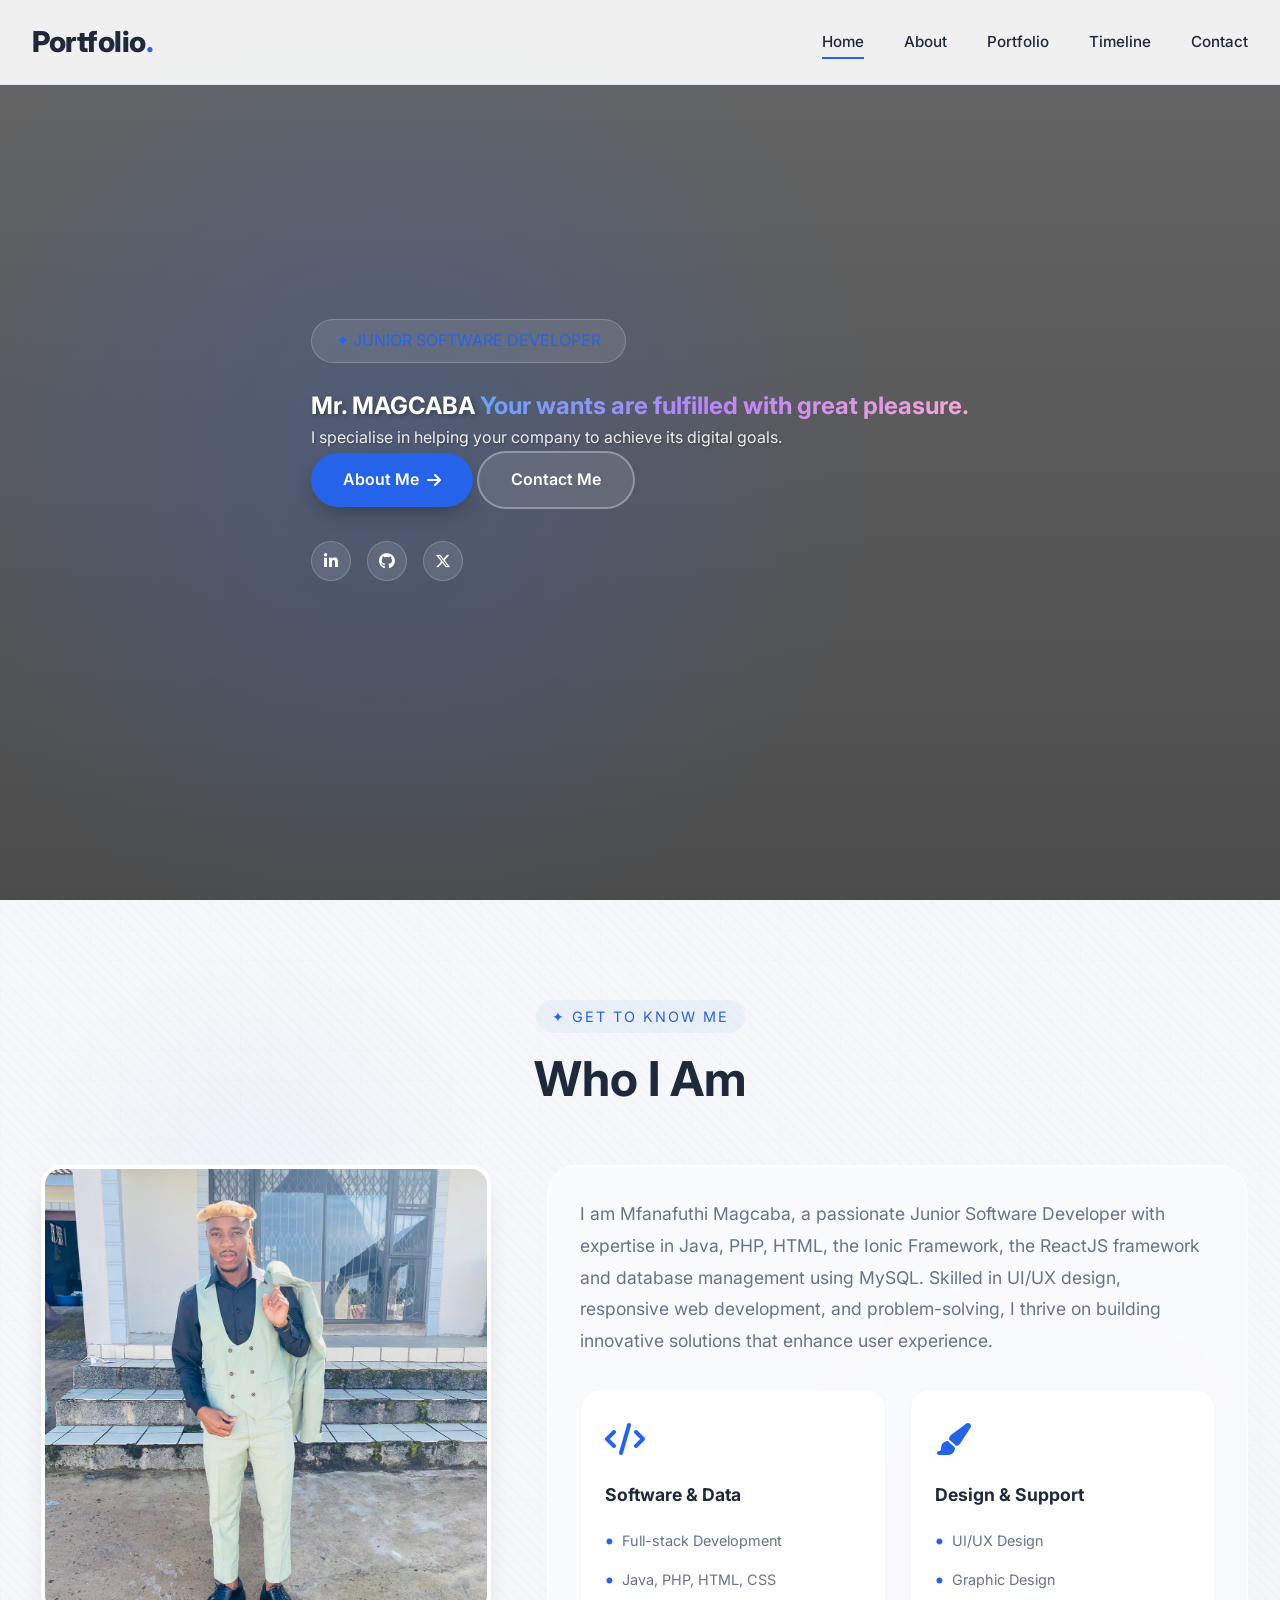
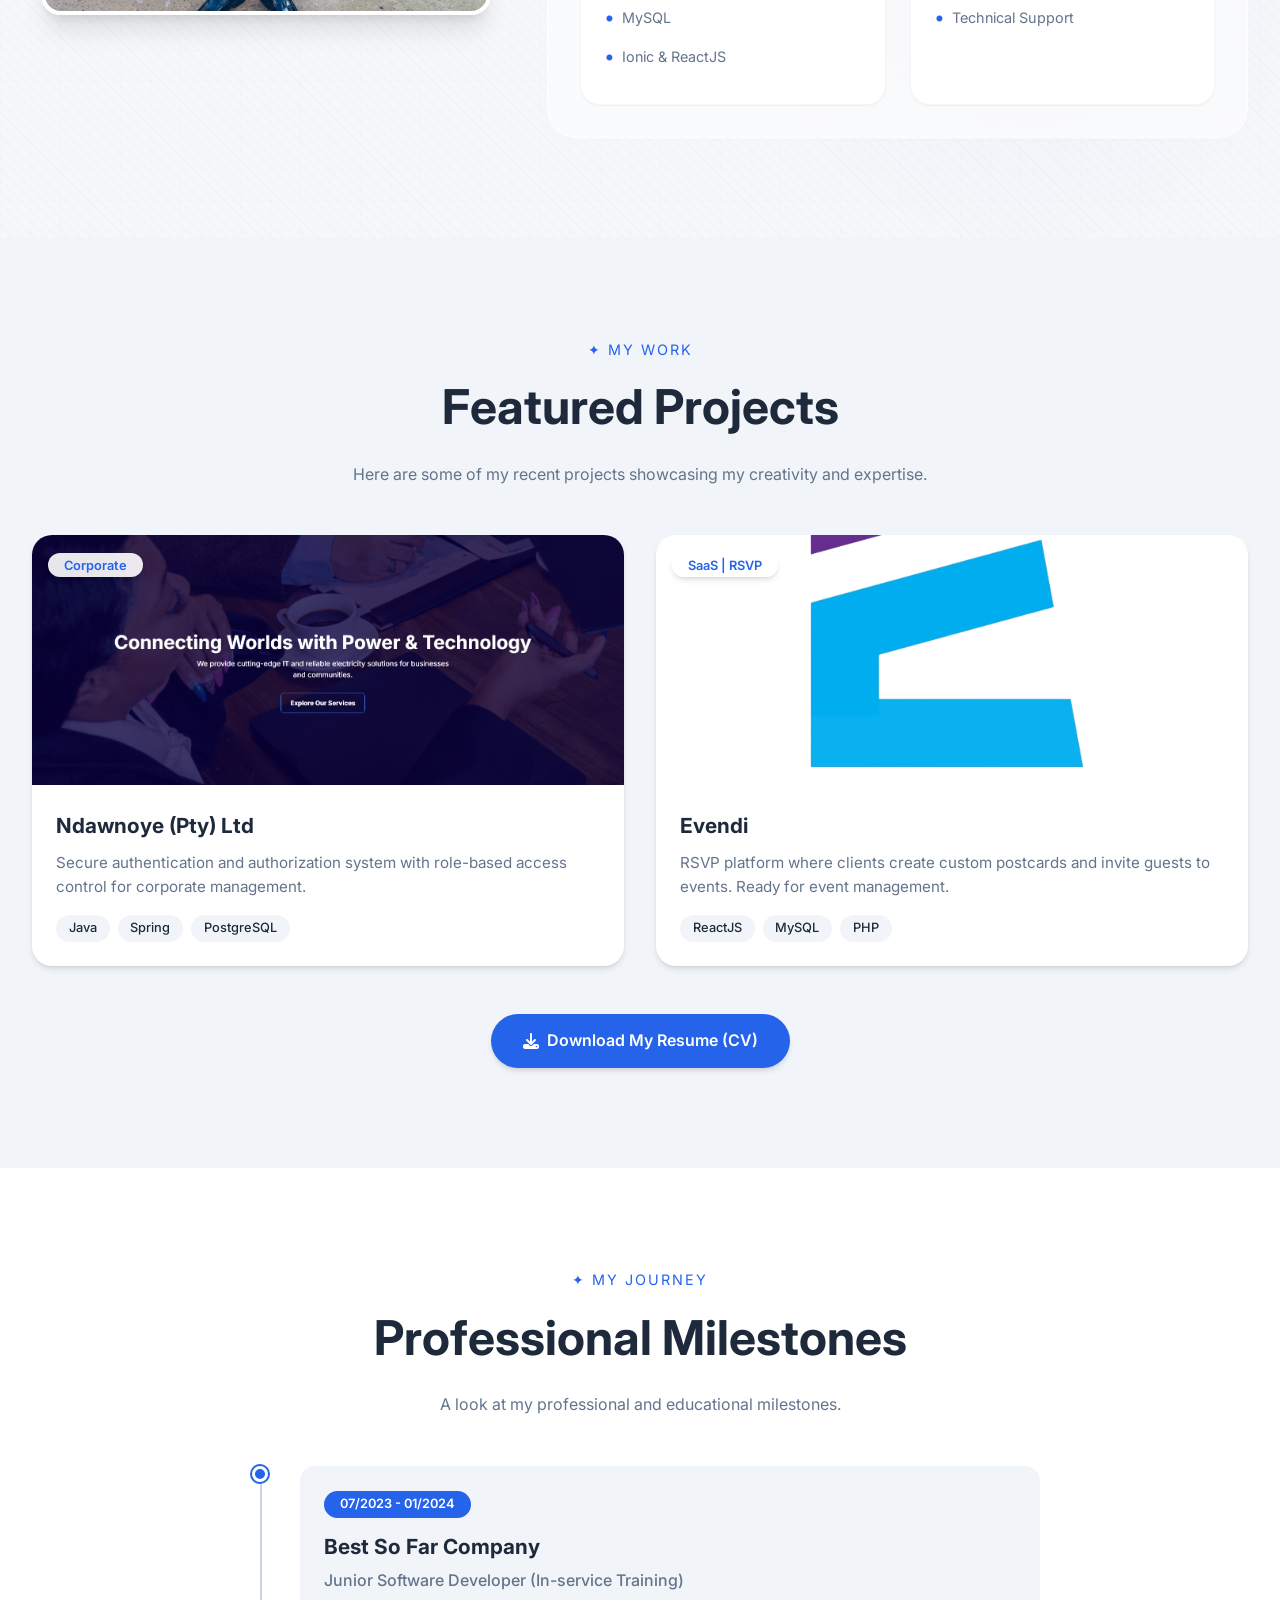
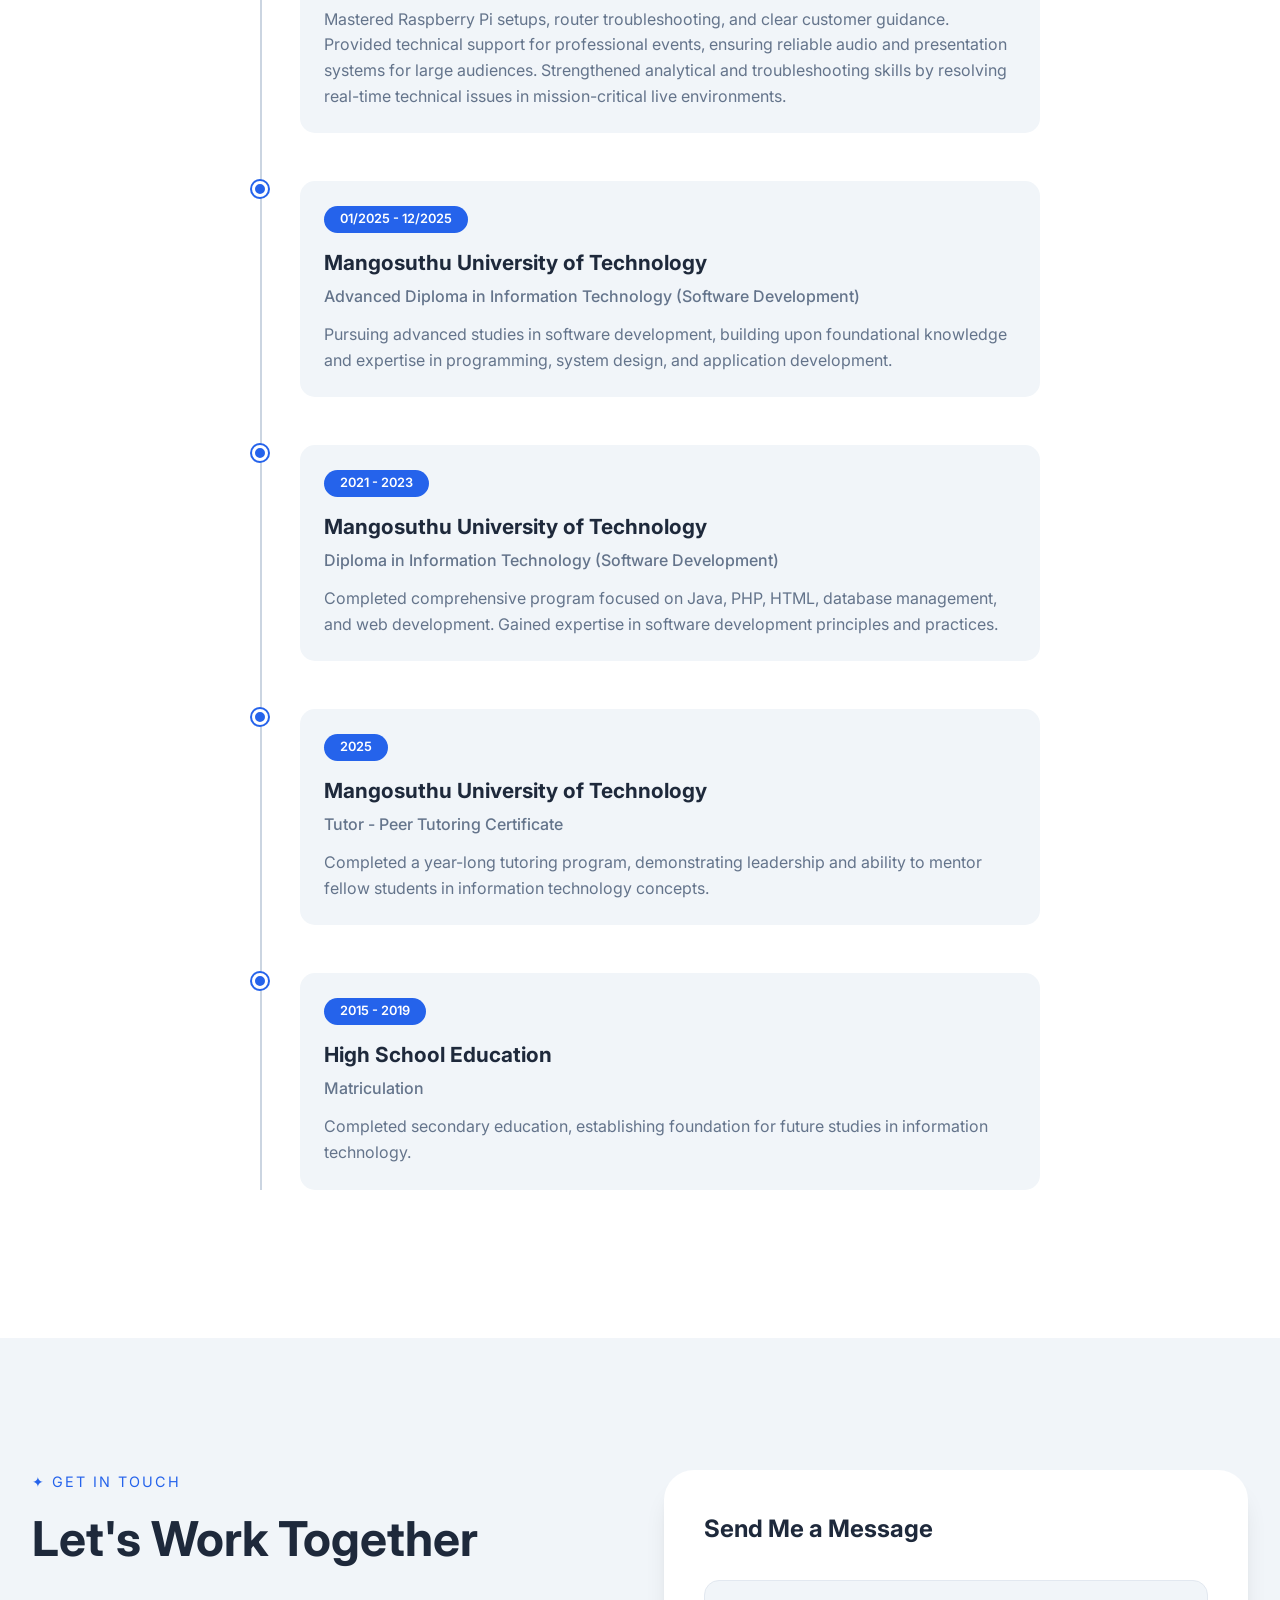
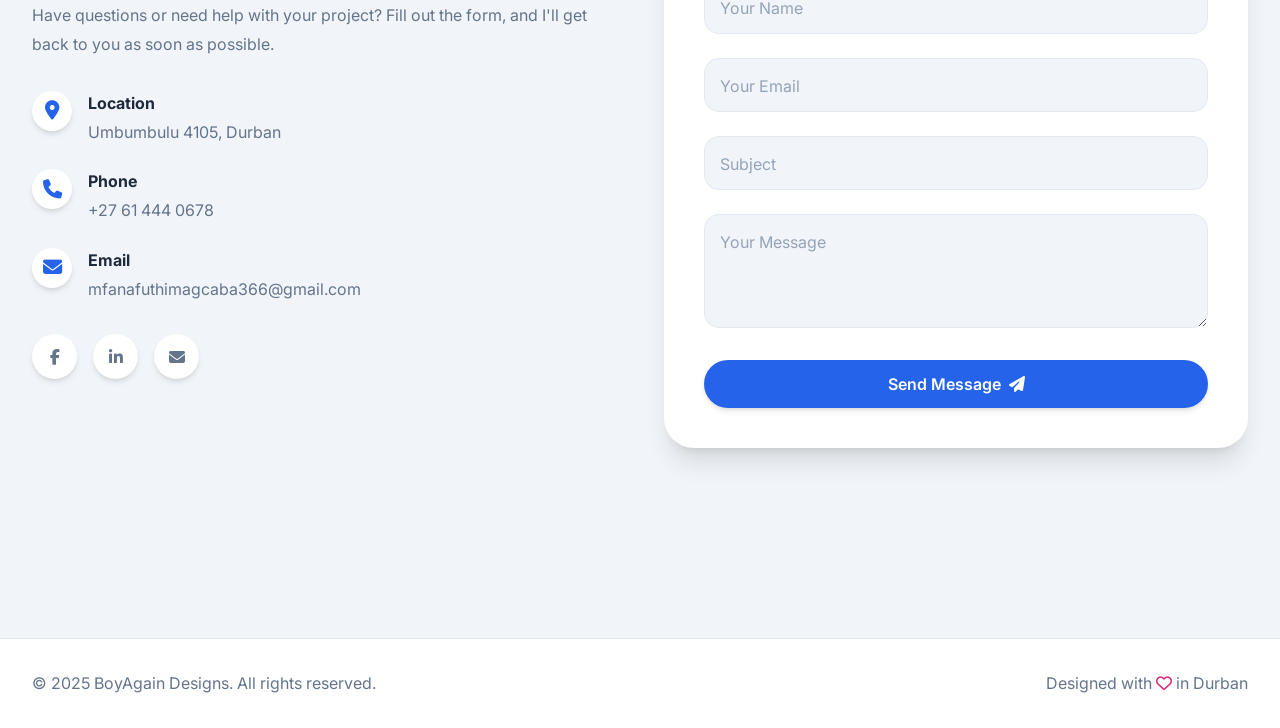
<file: index.html>
<!DOCTYPE html>
<html lang="en">
<head>
    <meta charset="UTF-8">
    <meta name="viewport" content="width=device-width, initial-scale=1.0">
    <title>BoyAgain · Junior Software Developer</title>
    <link rel="stylesheet" href="styles.css">
    <!-- Font Awesome Icons -->
    <link rel="stylesheet" href="https://cdnjs.cloudflare.com/ajax/libs/font-awesome/6.4.0/css/all.min.css">
    <!-- Google Fonts -->
    <link href="https://fonts.googleapis.com/css2?family=Inter:wght@300;400;500;600;700;800&display=swap" rel="stylesheet">
</head>
<body>
    <!-- Navigation - Using words from images -->
    <nav class="navbar">
        <div class="nav-container">
            <div class="nav-logo">
                <a href="#home" class="logo-text">Portfolio<span class="logo-dot">.</span></a>
            </div>
            <ul class="nav-menu" id="nav-menu">
                <li><a href="#home" class="nav-link active">Home</a></li>
                <li><a href="#about" class="nav-link">About</a></li>
                <li><a href="#portfolio" class="nav-link">Portfolio</a></li>
                <li><a href="#timeline" class="nav-link">Timeline</a></li>
                <li><a href="#contact" class="nav-link">Contact</a></li>
            </ul>
            <div class="nav-toggle" id="nav-toggle">
                <span class="bar"></span>
                <span class="bar"></span>
                <span class="bar"></span>
            </div>
        </div>
    </nav>

    <!-- Home Section -->
    <section id="home" class="section hero">
        <div class="container">
            <div class="hero-content">
                <span class="hero-greeting">✦ JUNIOR SOFTWARE DEVELOPER</span>
                <h1 class="hero-title">
                    <span class="title-line">Mr. MAGCABA</span>
                    <span class="title-line gradient-text">Your wants are fulfilled with great pleasure.</span>
                </h1>
                <p class="hero-subtitle">I specialise in helping your company to achieve its digital goals.</p>
                <div class="hero-cta">
                    <a href="#about" class="btn btn-primary">About Me <i class="fa-solid fa-arrow-right"></i></a>
                    <a href="#contact" class="btn btn-outline">Contact Me</a>
                </div>
                <div class="hero-social">
                    <a href="#" class="social-icon"><i class="fa-brands fa-linkedin-in"></i></a>
                    <a href="#" class="social-icon"><i class="fa-brands fa-github"></i></a>
                    <a href="#" class="social-icon"><i class="fa-brands fa-x-twitter"></i></a>
                </div>
            </div>
        </div>
    </section>

 <!-- About Section -->
<section id="about" class="section about">
    <div class="container">
        <div class="section-header">
            <span class="section-subtitle">✦ GET TO KNOW ME</span>
            <h2 class="section-title">Who I Am</h2>
        </div>
        <div class="about-grid">
            <!-- Left Column - Image -->
            <div class="about-image-container">
                <img src="images/me.jpeg" 
                     alt="Mfanafuthi Magcaba - Junior Software Developer" 
                     class="profile-image">
                <div class="image-overlay">
                    <span class="image-caption">Coding with passion</span>
                </div>
            </div>
            
            <!-- Right Column - Text and Expertise -->
            <div class="about-content">
                <!-- Only ONE paragraph -->
                <p class="about-paragraph">I am Mfanafuthi Magcaba, a passionate Junior Software Developer with expertise in Java, PHP, HTML, the Ionic Framework, the ReactJS framework and database management using MySQL. Skilled in UI/UX design, responsive web development, and problem-solving, I thrive on building innovative solutions that enhance user experience.</p>
                
                <!-- Expertise Grid -->
                <div class="expertise-grid">
                    <div class="expertise-card">
                        <div class="expertise-icon">
                            <i class="fa-solid fa-code"></i>
                        </div>
                        <h3>Software & Data</h3>
                        <ul>
                            <li>Full-stack Development</li>
                            <li>Java, PHP, HTML, CSS</li>
                            <li>MySQL</li>
                            <li>Ionic & ReactJS</li>
                        </ul>
                    </div>
                    <div class="expertise-card">
                        <div class="expertise-icon">
                            <i class="fa-solid fa-paint-brush"></i>
                        </div>
                        <h3>Design & Support</h3>
                        <ul>
                            <li>UI/UX Design</li>
                            <li>Graphic Design</li>
                            <li>Technical Support</li>
                        </ul>
                    </div>
                </div>
            </div>
        </div>
    </div>
</section>

    <!-- Portfolio Section -->
    <section id="portfolio" class="section portfolio">
        <div class="container">
            <div class="section-header">
                <span class="section-subtitle">✦ MY WORK</span>
                <h2 class="section-title">Featured Projects</h2>
                <p class="section-description">Here are some of my recent projects showcasing my creativity and expertise.</p>
            </div>
            <div class="portfolio-grid">      
                <a href="project-ndawnoye.html" class="portfolio-card-link">
                    <div class="portfolio-card">
                        <div class="portfolio-image">
                            <div class="portfolio-overlay">
                                <span class="project-tag">Corporate</span>
                            </div>
                            <img src="images/ndawonye.png" alt="Ndawonye Corporate Authentication System">
                        </div>
                        <div class="portfolio-info">
                            <h3>Ndawnoye (Pty) Ltd</h3>
                            <p>Secure authentication and authorization system with role-based access control for corporate management.</p>
                            <div class="project-tech">
                                <span>Java</span>
                                <span>Spring</span>
                                <span>PostgreSQL</span>
                            </div>
                        </div>
                    </div>
                </a>

                <a href="project-evendi.html" class="portfolio-card-link">
                    <div class="portfolio-card">
                        <div class="portfolio-image">
                            <div class="portfolio-overlay">
                                <span class="project-tag">SaaS | RSVP</span>
                            </div>
                            <img src="images/logo.png" alt="Evendi Event Management Web App">
                        </div>
                        <div class="portfolio-info">
                            <h3>Evendi</h3>
                            <p>RSVP platform where clients create custom postcards and invite guests to events. Ready for event management.</p>
                            <div class="project-tech">
                                <span>ReactJS</span>
                                <span>MySQL</span>
                                <span>PHP</span>
                            </div>
                        </div>
                    </div>
                </a>
            </div>

            <div class="portfolio-cta">
                <a href="cv/Mfanafuthi_Magcaba_Resume" class="btn btn-primary"><i class="fa-solid fa-download"></i> Download My Resume (CV)</a>
            </div>
        </div>
    </section>

   <!-- Timeline Section -->
<section id="timeline" class="section timeline">
        <div class="container">
            <div class="section-header">
                <span class="section-subtitle">✦ MY JOURNEY</span>
                <h2 class="section-title">Professional Milestones</h2>
                <p class="section-description">A look at my professional and educational milestones.</p>
            </div>
            <div class="timeline-container">
    
                <!-- <div class="timeline-item">
                    <div class="timeline-marker"></div>
                    <div class="timeline-content">
                        <span class="timeline-date">Current</span>
                        <h3>SD CREATIVES</h3>
                        <p class="timeline-role">Junior Software Developer (Internship)</p>
                        <p>55 Monty Naicker Rd, South Beach, Durban, 4001. Specializing in developing and testing web applications, working with clients to implement their briefs, and designing websites based on client requirements.</p>
                    </div>
                </div>   -->
                <!-- Best So Far Experience -->
                <div class="timeline-item">
                    <div class="timeline-marker"></div>
                    <div class="timeline-content">
                        <span class="timeline-date">07/2023 - 01/2024</span>
                        <h3>Best So Far Company</h3>
                        <p class="timeline-role">Junior Software Developer (In-service Training)</p>
                        <p>Mastered Raspberry Pi setups, router troubleshooting, and clear customer guidance. Provided technical support for professional events, ensuring reliable audio and presentation systems for large audiences. Strengthened analytical and troubleshooting skills by resolving real-time technical issues in mission-critical live environments.</p>
                    </div>
                </div>

                <!-- Education - Advanced Diploma -->
                <div class="timeline-item">
                    <div class="timeline-marker"></div>
                    <div class="timeline-content">
                        <span class="timeline-date">01/2025 - 12/2025</span>
                        <h3>Mangosuthu University of Technology</h3>
                        <p class="timeline-role">Advanced Diploma in Information Technology (Software Development)</p>
                        <p>Pursuing advanced studies in software development, building upon foundational knowledge and expertise in programming, system design, and application development.</p>
                    </div>
                </div>

                <!-- Education - Diploma -->
                <div class="timeline-item">
                    <div class="timeline-marker"></div>
                    <div class="timeline-content">
                        <span class="timeline-date">2021 - 2023</span>
                        <h3>Mangosuthu University of Technology</h3>
                        <p class="timeline-role">Diploma in Information Technology (Software Development)</p>
                        <p>Completed comprehensive program focused on Java, PHP, HTML, database management, and web development. Gained expertise in software development principles and practices.</p>
                    </div>
                </div>

                <!-- Tutor Certificate -->
                <div class="timeline-item">
                    <div class="timeline-marker"></div>
                    <div class="timeline-content">
                        <span class="timeline-date">2025</span>
                        <h3>Mangosuthu University of Technology</h3>
                        <p class="timeline-role">Tutor - Peer Tutoring Certificate</p>
                        <p>Completed a year-long tutoring program, demonstrating leadership and ability to mentor fellow students in information technology concepts.</p>
                    </div>
                </div>

                <!-- High School -->
                <div class="timeline-item">
                    <div class="timeline-marker"></div>
                    <div class="timeline-content">
                        <span class="timeline-date">2015 - 2019</span>
                        <h3>High School Education</h3>
                        <p class="timeline-role">Matriculation</p>
                        <p>Completed secondary education, establishing foundation for future studies in information technology.</p>
                    </div>
                </div>
            </div>
        </div>
</section>

    <!-- Contact Section -->
    <section id="contact" class="section contact">
        <div class="container">
            <div class="contact-container">
                <div class="contact-info">
                    <span class="section-subtitle">✦ GET IN TOUCH</span>
                    <h2 class="section-title">Let's Work Together</h2>
                    <p class="contact-text">Have questions or need help with your project? Fill out the form, and I'll get back to you as soon as possible.</p>
                    
                    <div class="contact-details">
                        <div class="contact-item">
                            <i class="fa-solid fa-location-dot"></i>
                            <div>
                                <h4>Location</h4>
                                <p>Umbumbulu 4105, Durban</p>
                            </div>
                        </div>
                        <div class="contact-item">
                            <i class="fa-solid fa-phone"></i>
                            <div>
                                <h4>Phone</h4>
                                <p>+27 61 444 0678</p>
                            </div>
                        </div>
                        <div class="contact-item">
                            <i class="fa-solid fa-envelope"></i>
                            <div>
                                <h4>Email</h4>
                                <p>mfanafuthimagcaba366@gmail.com</p>
                            </div>
                        </div>
                    </div>

                    <div class="contact-social">
                        <a href="#" class="social-circle"><i class="fa-brands fa-facebook-f"></i></a>
                        <a href="#" class="social-circle"><i class="fa-brands fa-linkedin-in"></i></a>
                        <a href="#" class="social-circle"><i class="fa-solid fa-envelope"></i></a>
                    </div>
                </div>

                <div class="contact-form">
                    <h3>Send Me a Message</h3>
                  <form action="https://api.web3forms.com/submit" method="POST">

                            <!-- Your Access Key -->
                            <input type="hidden" name="access_key" value="0b780c8b-950d-438d-9442-8cde87521675">

                            <div class="form-group">
                                <input type="text" name="name" id="name" required>
                                <label for="name">Your Name</label>
                            </div>

                            <div class="form-group">
                                <input type="email" name="email" id="email" required>
                                <label for="email">Your Email</label>
                            </div>

                            <div class="form-group">
                                <input type="text" name="subject" id="subject" required>
                                <label for="subject">Subject</label>
                            </div>

                            <div class="form-group">
                                <textarea name="message" id="message" rows="4" required></textarea>
                                <label for="message">Your Message</label>
                            </div>

                            <button type="submit" class="btn btn-primary btn-full">
                                Send Message <i class="fa-solid fa-paper-plane"></i>
                            </button>

                        </form>
                </div>
            </div>
        </div>
    </section>

    <!-- Footer -->
    <footer class="footer">
        <div class="container">
            <div class="footer-content">
                <p>© 2025 BoyAgain Designs. All rights reserved.</p>
                <div class="footer-credit">
                    <span>Designed with <i class="fa-regular fa-heart"></i> in Durban</span>
                </div>
            </div>
        </div>
    </footer>

    <script src="scripts.js"></script>
</body>
</html>
</file>
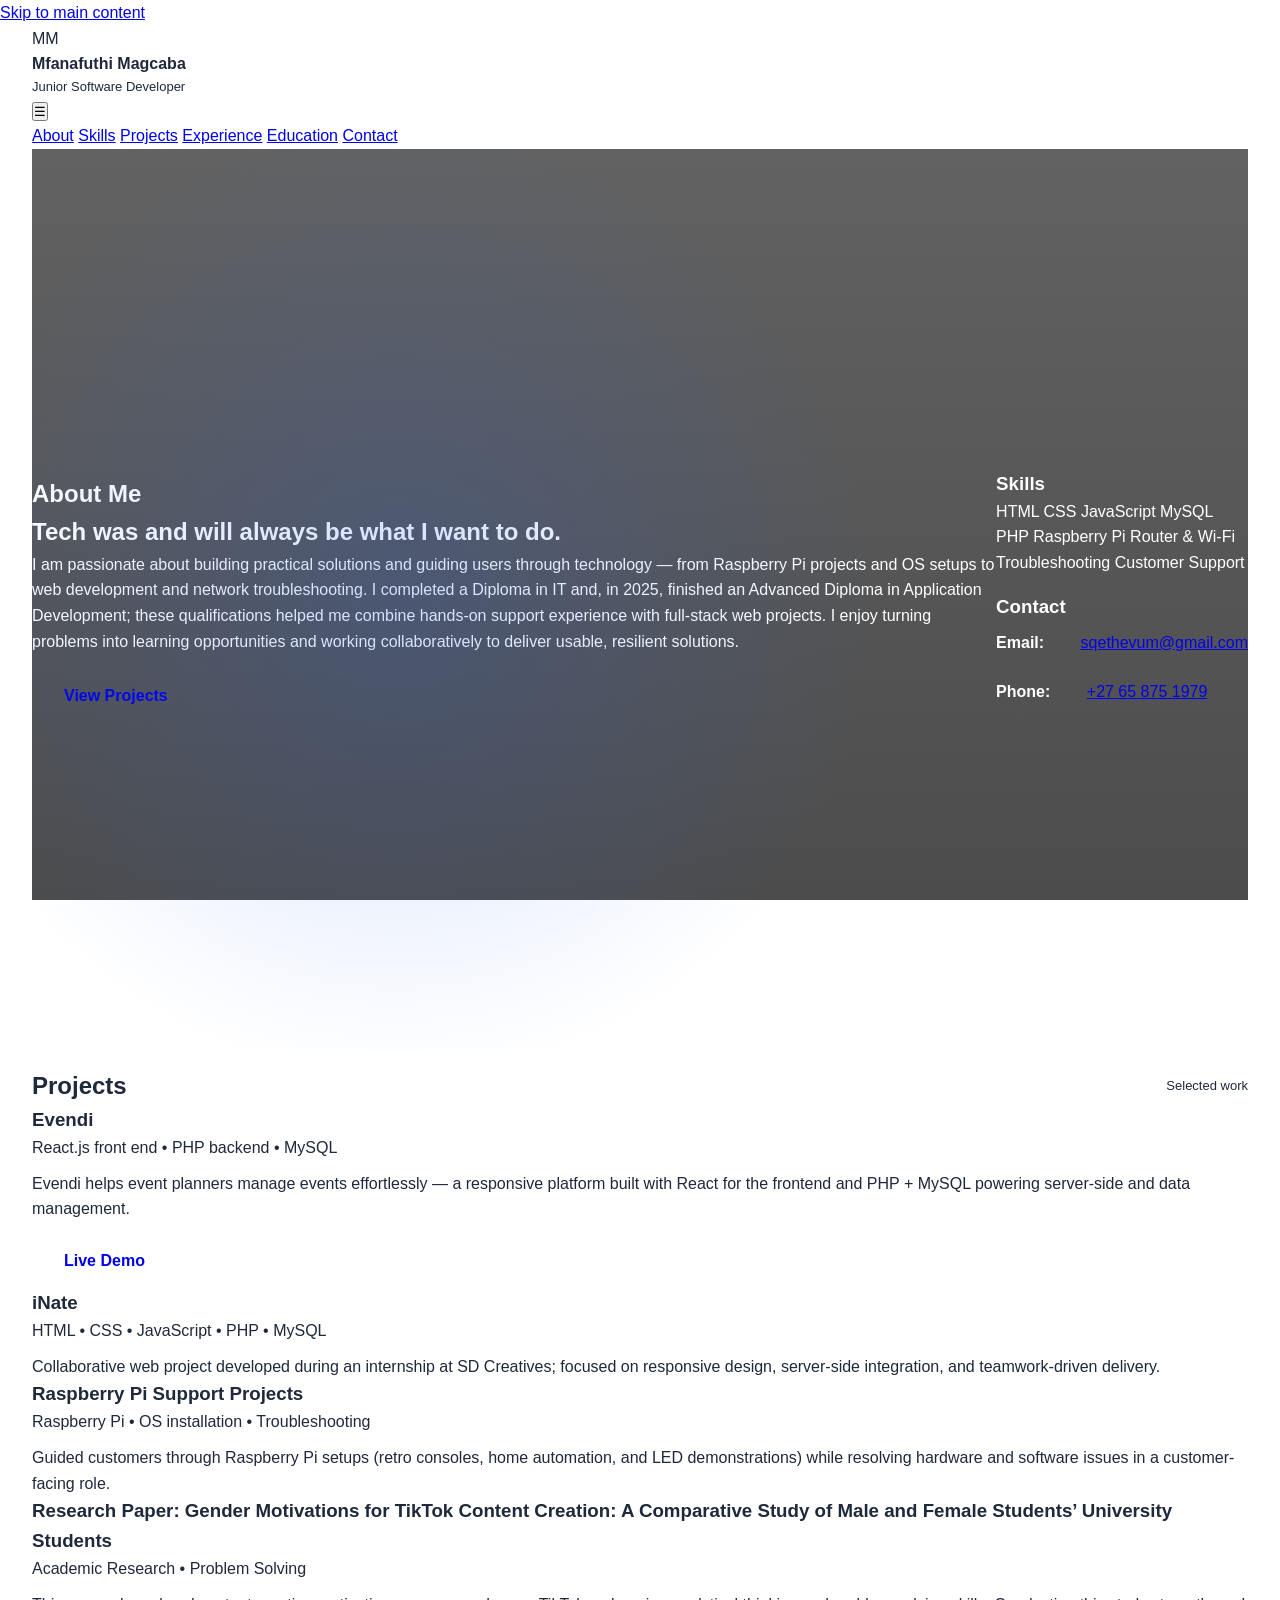
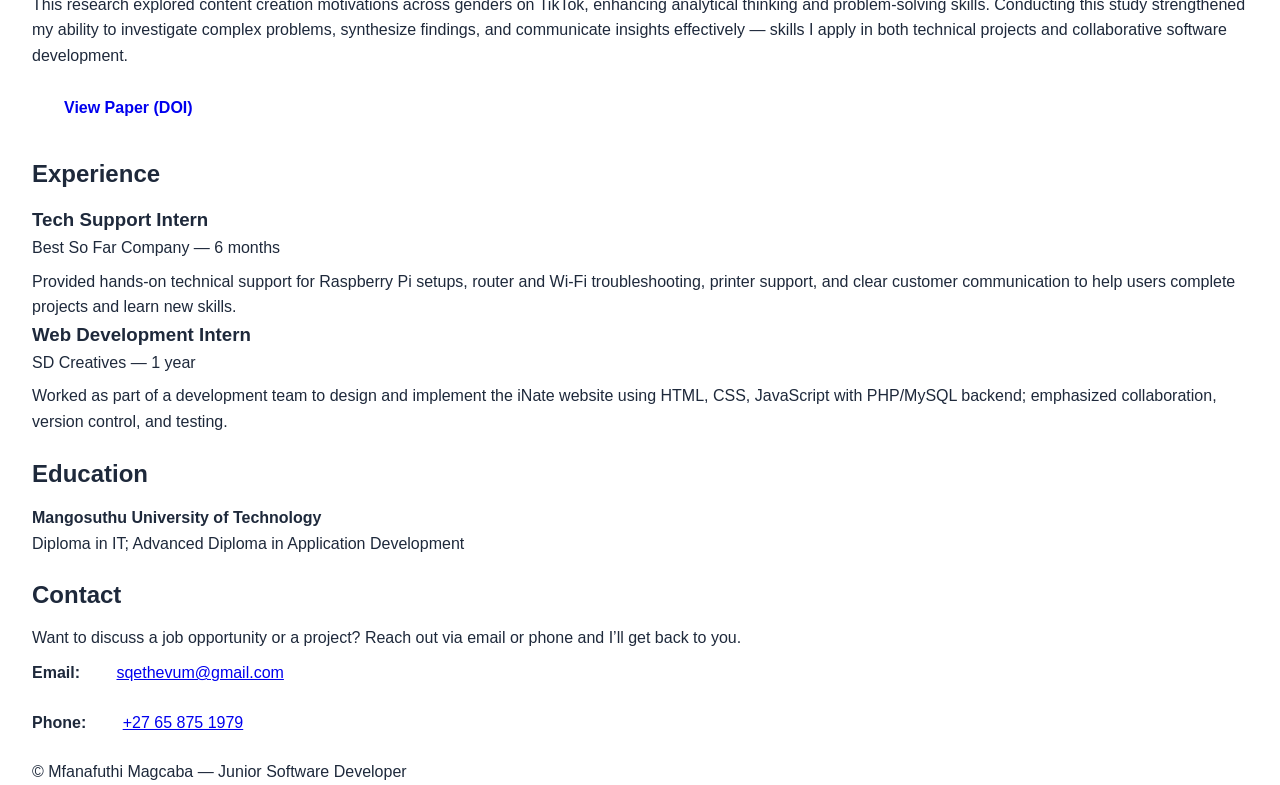
<file: mfanafuthi_magcaba_portfolio.html>
<!doctype html>
<html lang="en">
<head>
  <meta charset="utf-8" />
  <meta name="viewport" content="width=device-width, initial-scale=1" />
  <meta name="theme-color" content="#0f1724" />
  <meta name="description" content="Portfolio of Mfanafuthi Magcaba — Junior Software Developer. Skills: HTML, CSS, JavaScript, PHP, MySQL, Raspberry Pi, Tech Support." />
  <meta property="og:title" content="Mfanafuthi Magcaba | Junior Software Developer" />
  <meta property="og:description" content="Portfolio of Mfanafuthi Magcaba — Junior Software Developer with experience in web development, Raspberry Pi, and tech support." />
  <meta property="og:type" content="website" />
  <meta name="author" content="Mfanafuthi Magcaba" />
  <title>Mfanafuthi Magcaba | Junior Software Developer</title>
  <link rel="stylesheet" href="styles.css" />
</head>
<body>
  <a href="#main-content" class="skip-link">Skip to main content</a>
  <div class="container">
    <header>
      <div class="brand">
        <div class="avatar">MM</div>
        <div>
          <div style="font-weight:700">Mfanafuthi Magcaba</div>
          <div style="font-size:13px;color:var(--muted)">Junior Software Developer</div>
        </div>
      </div>
      <button class="menu-toggle" aria-label="Toggle navigation menu">☰</button>
      <nav>
        <a href="#about">About</a>
        <a href="#skills">Skills</a>
        <a href="#projects">Projects</a>
        <a href="#experience">Experience</a>
        <a href="#education">Education</a>
        <a href="#contact">Contact</a>
      </nav>
    </header>

    <section class="hero" id="about">
      <div class="card">
        <h1 id="main-content">About Me</h1>
        <h2>Tech was and will always be what I want to do.</h2>
        <p class="lead">I am passionate about building practical solutions and guiding users through technology — from Raspberry Pi projects and OS setups to web development and network troubleshooting. I completed a Diploma in IT and, in 2025, finished an Advanced Diploma in Application Development; these qualifications helped me combine hands-on support experience with full-stack web projects. I enjoy turning problems into learning opportunities and working collaboratively to deliver usable, resilient solutions.</p>

        <div style="margin-top:14px">
          <a class="btn" href="#projects">View Projects</a>
        </div>
      </div>

      <aside>
        <div class="card">
          <h3 id="skills">Skills</h3>
          <div class="skills">
            <span class="skill">HTML</span>
            <span class="skill">CSS</span>
            <span class="skill">JavaScript</span>
            <span class="skill">MySQL</span>
            <span class="skill">PHP</span>
            <span class="skill">Raspberry Pi</span>
            <span class="skill">Router & Wi‑Fi Troubleshooting</span>
            <span class="skill">Customer Support</span>
          </div>

          <div style="margin-top:16px">
            <h3 style="margin:0 0 8px 0">Contact</h3>
            <div class="contact-list">
              <div class="contact-item"><strong>Email:</strong>&nbsp;<a href="mailto:sqethevum@gmail.com">sqethevum@gmail.com</a></div>
              <div class="contact-item"><strong>Phone:</strong>&nbsp;<a href="tel:+27658751979">+27 65 875 1979</a></div>
            </div>
          </div>
        </div>
      </aside>
    </section>

    <section style="margin-top:18px" id="projects">
      <div style="display:flex;justify-content:space-between;align-items:center">
        <h2 style="margin:0">Projects</h2>
        <div style="color:var(--muted);font-size:13px">Selected work</div>
      </div>

      <div class="projects">
        <div class="project">
          <h3>Evendi</h3>
          <div class="meta">React.js front end • PHP backend • MySQL</div>
          <p style="margin-top:10px;color:var(--muted)">Evendi helps event planners manage events effortlessly — a responsive platform built with React for the frontend and PHP + MySQL powering server-side and data management.</p>
          <div style="margin-top:12px;display:flex;gap:10px">
            <a class="btn" href="http://sellytlou-001-site1.ltempurl.com/" target="_blank" rel="noopener noreferrer">Live Demo</a>
          </div>
        </div>

        <div class="project">
          <h3>iNate</h3>
          <div class="meta">HTML • CSS • JavaScript • PHP • MySQL</div>
          <p style="margin-top:10px;color:var(--muted)">Collaborative web project developed during an internship at SD Creatives; focused on responsive design, server-side integration, and teamwork-driven delivery.</p>
        </div>

        <div class="project">
          <h3>Raspberry Pi Support Projects</h3>
          <div class="meta">Raspberry Pi • OS installation • Troubleshooting</div>
          <p style="margin-top:10px;color:var(--muted)">Guided customers through Raspberry Pi setups (retro consoles, home automation, and LED demonstrations) while resolving hardware and software issues in a customer-facing role.</p>
        </div>

        <div class="project">
          <h3>Research Paper: Gender Motivations for TikTok Content Creation: A Comparative Study of Male and Female Students’ University Students</h3>
          <div class="meta">Academic Research • Problem Solving</div>
          <p style="margin-top:10px;color:var(--muted)">This research explored content creation motivations across genders on TikTok, enhancing analytical thinking and problem-solving skills. Conducting this study strengthened my ability to investigate complex problems, synthesize findings, and communicate insights effectively — skills I apply in both technical projects and collaborative software development.</p>
          <div style="margin-top:12px"><a class="btn" href="https://doi.org/10.51519/journalisi.v7i2.1130" target="_blank" rel="noopener noreferrer">View Paper (DOI)</a></div>
        </div>
      </div>
    </section>

    <section style="margin-top:20px" id="experience">
      <h2>Experience</h2>
      <div class="two-col" style="margin-top:12px">
        <div class="list-item">
          <h3 style="margin:0">Tech Support Intern</h3>
          <div class="meta">Best So Far Company — 6 months</div>
          <p style="color:var(--muted);margin-top:8px">Provided hands-on technical support for Raspberry Pi setups, router and Wi‑Fi troubleshooting, printer support, and clear customer communication to help users complete projects and learn new skills.</p>
        </div>
        <div class="list-item">
          <h3 style="margin:0">Web Development Intern</h3>
          <div class="meta">SD Creatives — 1 year</div>
          <p style="color:var(--muted);margin-top:8px">Worked as part of a development team to design and implement the iNate website using HTML, CSS, JavaScript with PHP/MySQL backend; emphasized collaboration, version control, and testing.</p>
        </div>
      </div>
    </section>

    <section style="margin-top:20px" id="education">
      <h2>Education</h2>
      <div style="margin-top:12px;display:grid;gap:10px">
        <div class="list-item">
          <strong>Mangosuthu University of Technology</strong>
          <div class="meta">Diploma in IT; Advanced Diploma in Application Development</div>
        </div>
      </div>
    </section>

    <section style="margin-top:20px" id="contact">
      <h2>Contact</h2>
      <div class="card" style="margin-top:10px">
        <p style="margin:0 0 10px 0;color:var(--muted)">Want to discuss a job opportunity or a project? Reach out via email or phone and I’ll get back to you.</p>
        <div class="contact-list">
          <div class="contact-item"><strong>Email:</strong>&nbsp;<a href="mailto:sqethevum@gmail.com">sqethevum@gmail.com</a></div>
          <div class="contact-item"><strong>Phone:</strong>&nbsp;<a href="tel:+27658751979">+27 65 875 1979</a></div>
        </div>
      </div>
    </section>

    <footer>
      <div>© Mfanafuthi Magcaba — Junior Software Developer</div>
    </footer>
  </div>

  <script src="scripts.js"></script>
</body>
</html>
</file>
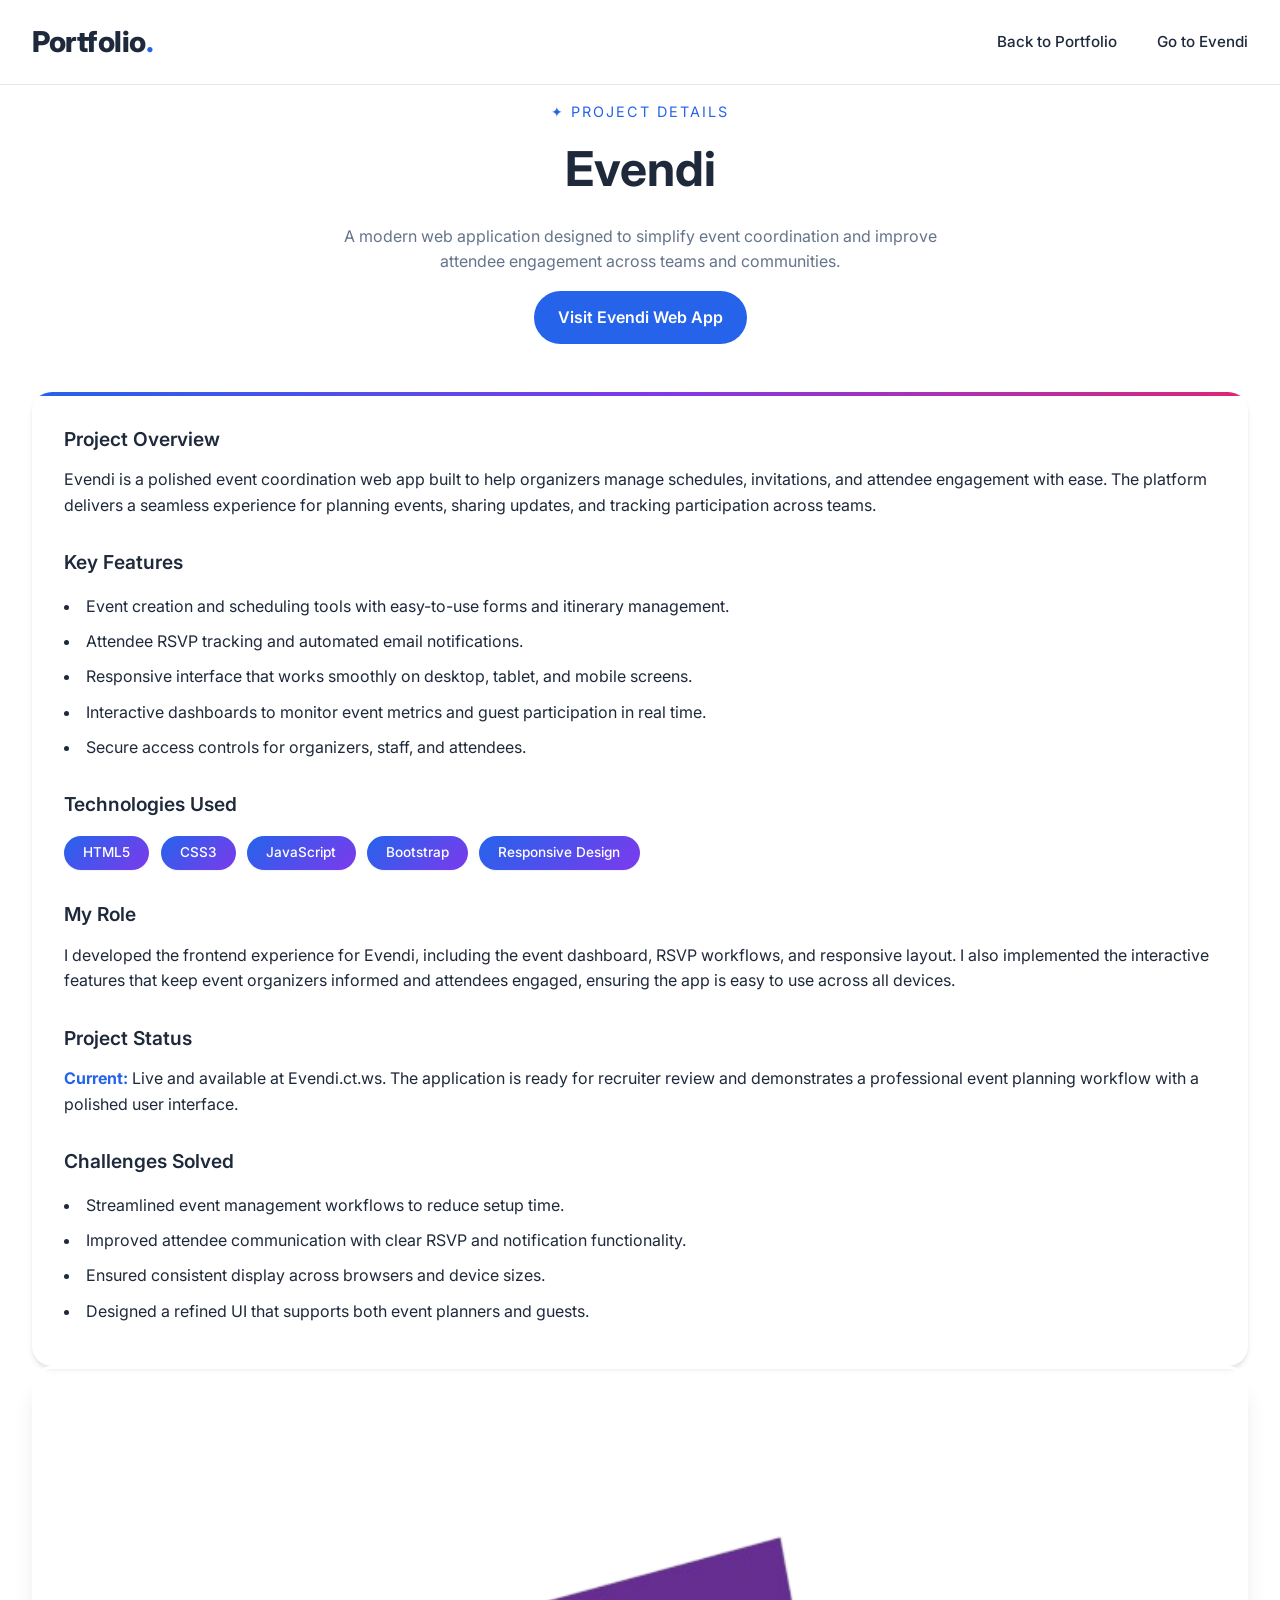
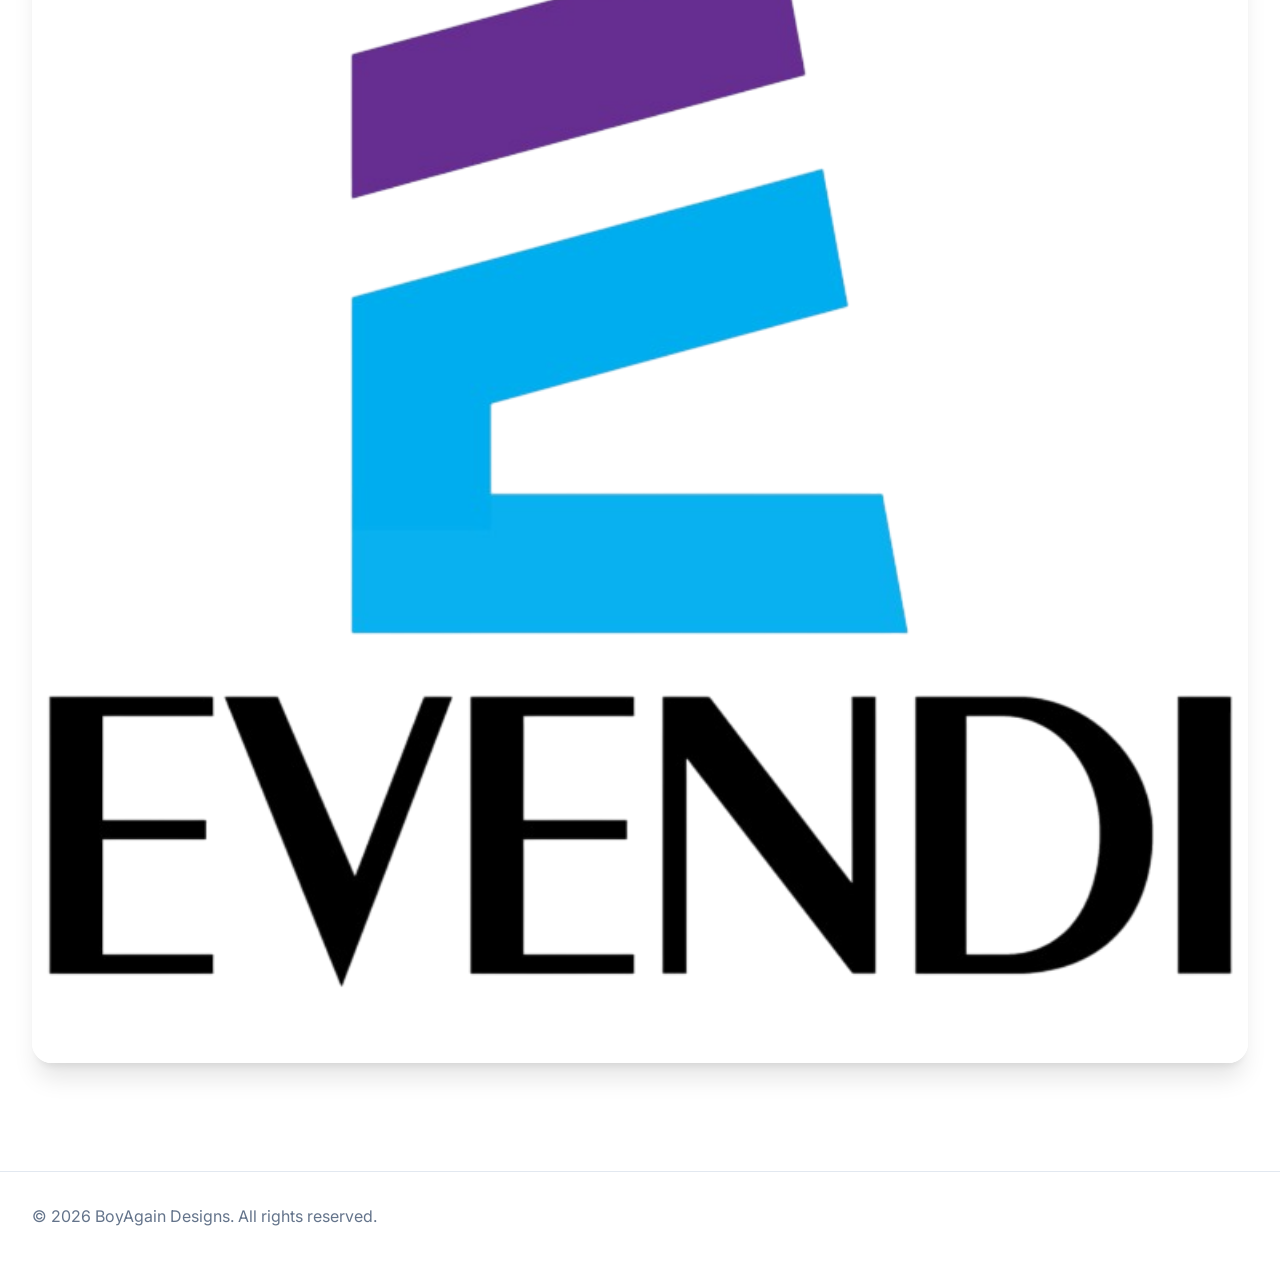
<file: project-evendi.html>
<!DOCTYPE html>
<html lang="en">
<head>
    <meta charset="UTF-8">
    <meta name="viewport" content="width=device-width, initial-scale=1.0">
        <title>Evendi · Web App Case Study</title>
        <link rel="stylesheet" href="styles.css">
        <link rel="stylesheet" href="https://cdnjs.cloudflare.com/ajax/libs/font-awesome/6.4.0/css/all.min.css">
        <link href="https://fonts.googleapis.com/css2?family=Inter:wght@300;400;500;600;700;800&display=swap" rel="stylesheet">
    </head>
<body>
    <nav class="navbar">
        <div class="nav-container">
            <a href="index.html" class="logo-text">Portfolio<span class="logo-dot">.</span></a>
            <ul class="nav-menu">
                <li><a href="index.html#portfolio" class="nav-link">Back to Portfolio</a></li>
                <li><a href="https://Evendi.ct.ws" target="_blank" rel="noreferrer" class="nav-link">Go to Evendi</a></li>
            </ul>
        </div>
    </nav>

    <section class="section project-detail">
        <div class="container">
            <div class="section-header">
                <span class="section-subtitle">✦ PROJECT DETAILS</span>
                <h2 class="section-title">Evendi</h2>
                <p class="section-description">A modern web application designed to simplify event coordination and improve attendee engagement across teams and communities.</p>
                <p><a href="https://Evendi.ct.ws" target="_blank" rel="noreferrer" class="button-link">Visit Evendi Web App</a></p>
            </div>

            <div class="project-detail-card">
                    <h3>Project Overview</h3>
                    <p>Evendi is a polished event coordination web app built to help organizers manage schedules, invitations, and attendee engagement with ease. The platform delivers a seamless experience for planning events, sharing updates, and tracking participation across teams.</p>

                    <h3>Key Features</h3>
                    <ul>
                        <li>Event creation and scheduling tools with easy-to-use forms and itinerary management.</li>
                        <li>Attendee RSVP tracking and automated email notifications.</li>
                        <li>Responsive interface that works smoothly on desktop, tablet, and mobile screens.</li>
                        <li>Interactive dashboards to monitor event metrics and guest participation in real time.</li>
                        <li>Secure access controls for organizers, staff, and attendees.</li>
                    </ul>

                    <h3>Technologies Used</h3>
                    <div class="project-tech">
                        <span>HTML5</span>
                        <span>CSS3</span>
                        <span>JavaScript</span>
                        <span>Bootstrap</span>
                        <span>Responsive Design</span>
                    </div>

                    <h3>My Role</h3>
                    <p>I developed the frontend experience for Evendi, including the event dashboard, RSVP workflows, and responsive layout. I also implemented the interactive features that keep event organizers informed and attendees engaged, ensuring the app is easy to use across all devices.</p>

                    <h3>Project Status</h3>
                    <p><strong>Current:</strong> Live and available at Evendi.ct.ws. The application is ready for recruiter review and demonstrates a professional event planning workflow with a polished user interface.</p>
                    
                    <h3>Challenges Solved</h3>
                    <ul>
                        <li>Streamlined event management workflows to reduce setup time.</li>
                        <li>Improved attendee communication with clear RSVP and notification functionality.</li>
                        <li>Ensured consistent display across browsers and device sizes.</li>
                        <li>Designed a refined UI that supports both event planners and guests.</li>
                    </ul>
                </div>

                <div class="project-detail-image">
                    <img src="images/logo.png" alt="Evendi Event Management Web App">
                </div>
            </div>
        </div>
    </section>

    <footer class="footer">
        <div class="container">
            <div class="footer-content">
                <p>© 2026 BoyAgain Designs. All rights reserved.</p>
            </div>
        </div>
    </footer>
</body>
</html>
</file>
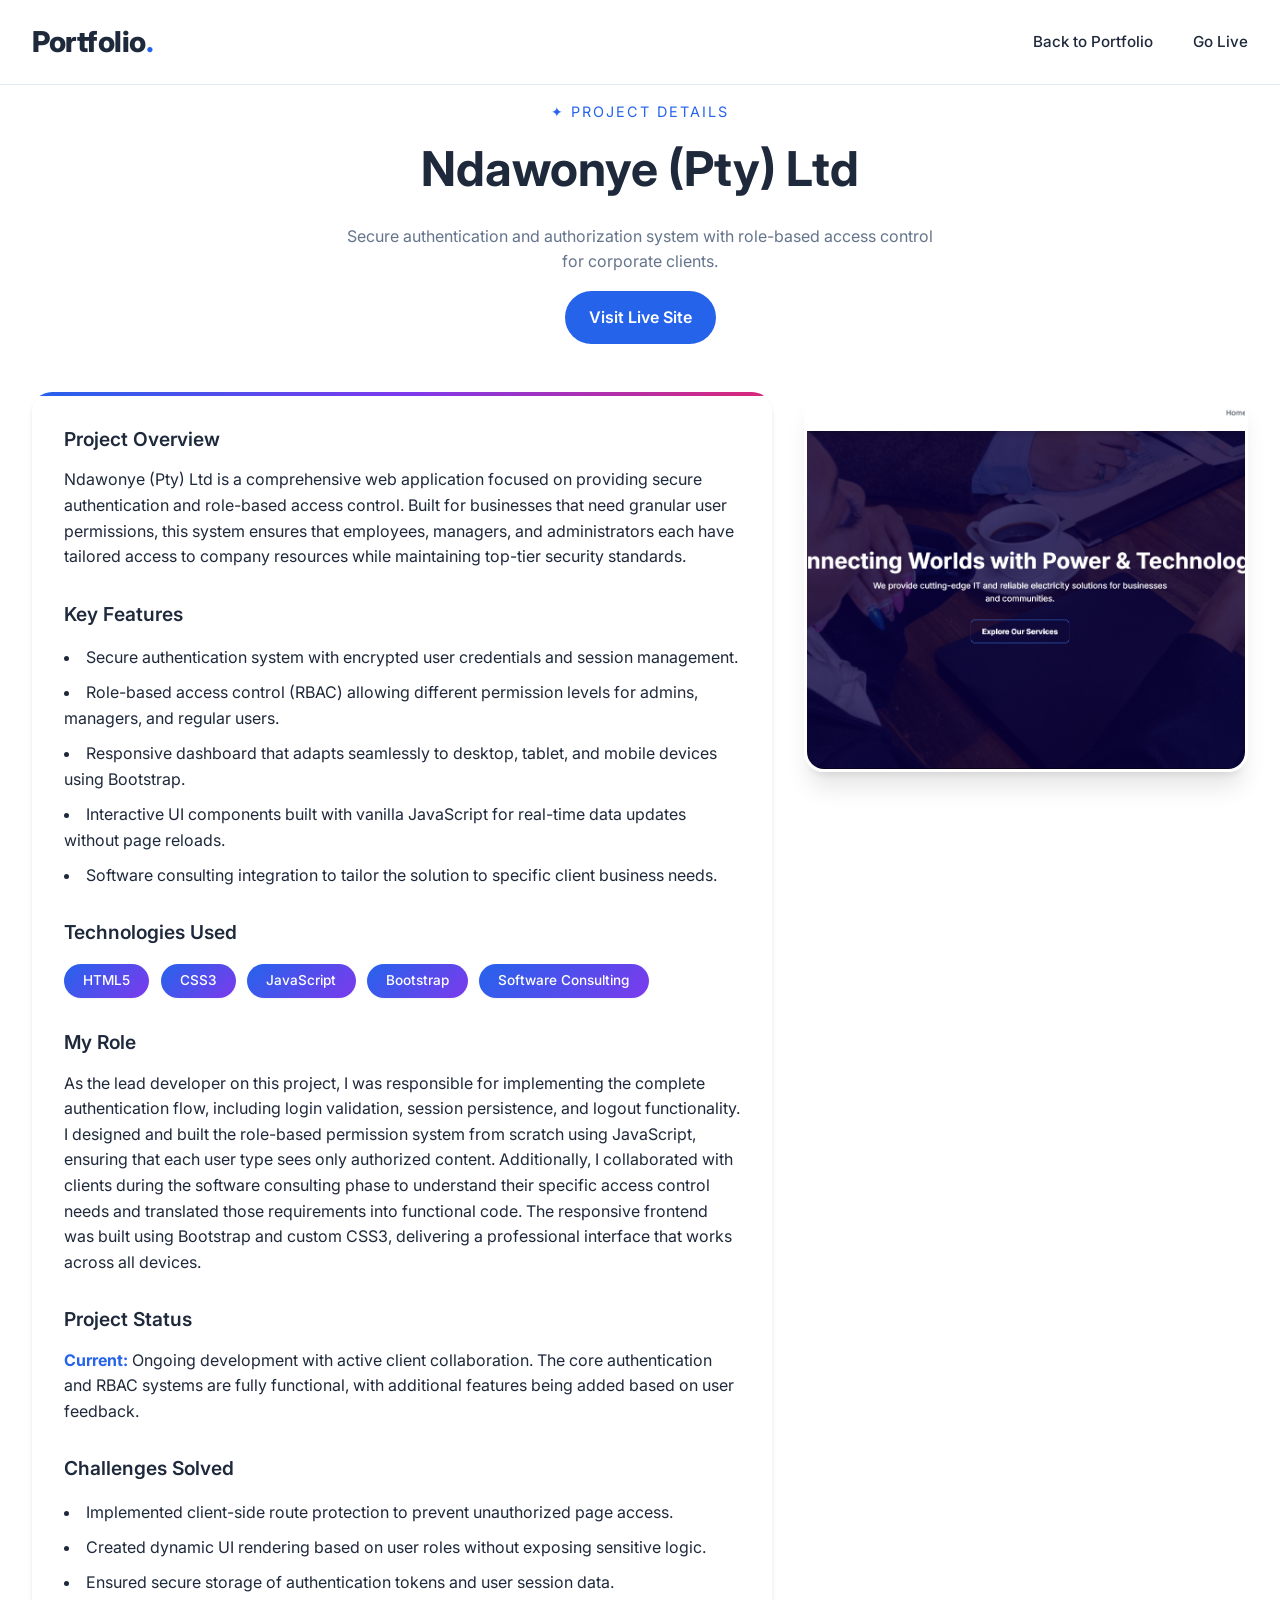
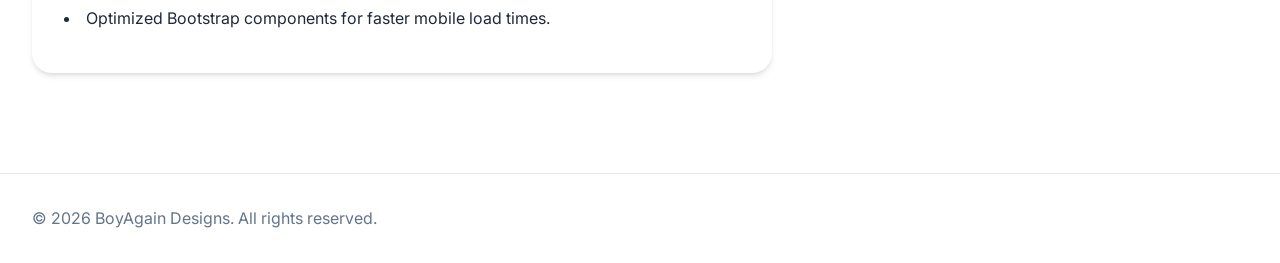
<file: project-ndawnoye.html>
<!DOCTYPE html>
<html lang="en">
<head>
    <meta charset="UTF-8">
    <meta name="viewport" content="width=device-width, initial-scale=1.0">
    <title>Ndawonye (Pty) Ltd · Secure Authentication System</title>
    <link rel="stylesheet" href="styles.css">
    <link rel="stylesheet" href="https://cdnjs.cloudflare.com/ajax/libs/font-awesome/6.4.0/css/all.min.css">
    <link href="https://fonts.googleapis.com/css2?family=Inter:wght@300;400;500;600;700;800&display=swap" rel="stylesheet">
</head>
<body>
    <nav class="navbar">
        <div class="nav-container">
            <a href="index.html" class="logo-text">Portfolio<span class="logo-dot">.</span></a>
            <ul class="nav-menu">
                <li><a href="index.html#portfolio" class="nav-link">Back to Portfolio</a></li>
                <li><a href="https://ndawonye.tiiny.site/" target="_blank" rel="noreferrer" class="nav-link">Go Live</a></li>
            </ul>
        </div>
    </nav>

    <section class="section project-detail">
        <div class="container">
            <div class="section-header">
                <span class="section-subtitle">✦ PROJECT DETAILS</span>
                <h2 class="section-title">Ndawonye (Pty) Ltd</h2>
                <p class="section-description">Secure authentication and authorization system with role-based access control for corporate clients.</p>
                <p><a href="https://ndawonye.tiiny.site/" target="_blank" rel="noreferrer" class="button-link">Visit Live Site</a></p>
            </div>

            <div class="project-detail-grid">
                <div class="project-detail-card">
                    <h3>Project Overview</h3>
                    <p>Ndawonye (Pty) Ltd is a comprehensive web application focused on providing secure authentication and role-based access control. Built for businesses that need granular user permissions, this system ensures that employees, managers, and administrators each have tailored access to company resources while maintaining top-tier security standards.</p>

                    <h3>Key Features</h3>
                    <ul>
                        <li>Secure authentication system with encrypted user credentials and session management.</li>
                        <li>Role-based access control (RBAC) allowing different permission levels for admins, managers, and regular users.</li>
                        <li>Responsive dashboard that adapts seamlessly to desktop, tablet, and mobile devices using Bootstrap.</li>
                        <li>Interactive UI components built with vanilla JavaScript for real-time data updates without page reloads.</li>
                        <li>Software consulting integration to tailor the solution to specific client business needs.</li>
                    </ul>

                    <h3>Technologies Used</h3>
                    <div class="project-tech">
                        <span>HTML5</span>
                        <span>CSS3</span>
                        <span>JavaScript</span>
                        <span>Bootstrap</span>
                        <span>Software Consulting</span>
                    </div>

                    <h3>My Role</h3>
                    <p>As the lead developer on this project, I was responsible for implementing the complete authentication flow, including login validation, session persistence, and logout functionality. I designed and built the role-based permission system from scratch using JavaScript, ensuring that each user type sees only authorized content. Additionally, I collaborated with clients during the software consulting phase to understand their specific access control needs and translated those requirements into functional code. The responsive frontend was built using Bootstrap and custom CSS3, delivering a professional interface that works across all devices.</p>

                    <h3>Project Status</h3>
                    <p><strong>Current:</strong> Ongoing development with active client collaboration. The core authentication and RBAC systems are fully functional, with additional features being added based on user feedback.</p>
                    
                    <h3>Challenges Solved</h3>
                    <ul>
                        <li>Implemented client-side route protection to prevent unauthorized page access.</li>
                        <li>Created dynamic UI rendering based on user roles without exposing sensitive logic.</li>
                        <li>Ensured secure storage of authentication tokens and user session data.</li>
                        <li>Optimized Bootstrap components for faster mobile load times.</li>
                    </ul>
                </div>

                <div class="project-detail-image">
                    <img src="images/ndawonye.png" alt="Ndawonye Authentication Dashboard Screenshot">
                </div>
            </div>
        </div>
    </section>

    <footer class="footer">
        <div class="container">
            <div class="footer-content">
                <p>© 2026 BoyAgain Designs. All rights reserved.</p>
            </div>
        </div>
    </footer>
</body>
</html>
</file>
<file: styles.css>
/* ===== VARIABLES - Light Theme ===== */
:root {
    --primary: #2563eb;
    --primary-dark: #1d4ed8;
    --secondary: #7c3aed;
    --accent: #db2777;
    --dark: #1e293b;
    --darker: #0f172a;
    --light: #f8fafc;
    --white: #ffffff;
    --gray-100: #f1f5f9;
    --gray-200: #e2e8f0;
    --gray-300: #cbd5e1;
    --gray-400: #94a3b8;
    --gray-500: #64748b;
    --shadow-sm: 0 1px 2px 0 rgb(0 0 0 / 0.05);
    --shadow: 0 4px 6px -1px rgb(0 0 0 / 0.1), 0 2px 4px -2px rgb(0 0 0 / 0.1);
    --shadow-lg: 0 20px 25px -5px rgb(0 0 0 / 0.1), 0 8px 10px -6px rgb(0 0 0 / 0.1);
    --transition: all 0.3s ease;
}

/* ===== RESET & BASE ===== */
* {
    margin: 0;
    padding: 0;
    box-sizing: border-box;
}

html {
    scroll-behavior: smooth;
}

body {
    font-family: 'Inter', sans-serif;
    background: var(--white);
    color: var(--dark);
    line-height: 1.6;
    overflow-x: hidden;
}

/* ===== NAVIGATION ===== */
.navbar {
    position: fixed;
    top: 0;
    left: 0;
    width: 100%;
    z-index: 1000;
    padding: 1.2rem 0;
    transition: var(--transition);
    background: rgba(255, 255, 255, 0.9);
    backdrop-filter: blur(10px);
    border-bottom: 1px solid var(--gray-200);
}

.navbar.scrolled {
    padding: 0.8rem 0;
    background: rgba(255, 255, 255, 0.98);
    box-shadow: var(--shadow);
}

.nav-container {
    max-width: 1280px;
    margin: 0 auto;
    padding: 0 2rem;
    display: flex;
    justify-content: space-between;
    align-items: center;
}

.logo-text {
    font-size: 1.8rem;
    font-weight: 800;
    color: var(--dark);
    text-decoration: none;
    letter-spacing: -0.5px;
}

.logo-dot {
    color: var(--primary);
}

.nav-menu {
    display: flex;
    gap: 2.5rem;
    list-style: none;
}

.nav-link {
    color: var(--dark);
    text-decoration: none;
    font-weight: 500;
    font-size: 0.95rem;
    transition: var(--transition);
    position: relative;
    padding: 0.5rem 0;
}

.nav-link::after {
    content: '';
    position: absolute;
    bottom: 0;
    left: 0;
    width: 0;
    height: 2px;
    background: var(--primary);
    transition: width 0.3s ease;
}

.nav-link:hover::after,
.nav-link.active::after {
    width: 100%;
}

.button-link {
    display: inline-block;
    margin-top: 1rem;
    padding: 0.85rem 1.5rem;
    background-color: var(--primary);
    color: white;
    border-radius: 999px;
    text-decoration: none;
    font-weight: 600;
    transition: transform 0.2s ease, box-shadow 0.2s ease;
}

.button-link:hover {
    transform: translateY(-2px);
    box-shadow: 0 12px 24px rgba(0, 0, 0, 0.08);
}

.nav-toggle {
    display: none;
    flex-direction: column;
    cursor: pointer;
}

.bar {
    width: 25px;
    height: 3px;
    background: var(--dark);
    margin: 3px 0;
    transition: var(--transition);
}

/* ===== SECTIONS ===== */
.section {
    min-height: 100vh;
    padding: 100px 0;
    position: relative;
}

.container {
    max-width: 1280px;
    margin: 0 auto;
    padding: 0 2rem;
}

/* ===== HERO SECTION WITH BACKGROUND IMAGE ===== */
.hero {
    min-height: 100vh;
    display: flex;
    align-items: center;
    position: relative;
    background: linear-gradient(rgba(0, 0, 0, 0.6), rgba(0, 0, 0, 0.7)), 
                url('https://images.unsplash.com/photo-1498050108023-c5249f4df085?ixlib=rb-4.0.3&auto=format&fit=crop&w=2072&q=80');
    background-size: cover;
    background-position: center;
    background-attachment: fixed; /* Creates parallax effect */
    color: white;
    padding: 0;
    animation: none; /* Remove fade animation for hero */
}

.hero::before {
    content: '';
    position: absolute;
    top: 0;
    left: 0;
    right: 0;
    bottom: 0;
    background: radial-gradient(circle at 30% 50%, rgba(37, 99, 235, 0.2), transparent 50%);
    pointer-events: none;
}

.hero .container {
    position: relative;
    z-index: 2;
}

.hero-content {
    max-width: 800px;
}

.hero .hero-greeting {
    color: var(--primary);
    background: rgba(255, 255, 255, 0.1);
    backdrop-filter: blur(10px);
    display: inline-block;
    padding: 0.5rem 1.5rem;
    border-radius: 50px;
    margin-bottom: 1.5rem;
    border: 1px solid rgba(255, 255, 255, 0.2);
}

.hero .title-line:first-child {
    color: white;
    text-shadow: 2px 2px 4px rgba(0, 0, 0, 0.3);
}

.hero .gradient-text {
    background: linear-gradient(135deg, #60a5fa, #c084fc, #f9a8d4);
    -webkit-background-clip: text;
    background-clip: text;
    -webkit-text-fill-color: transparent;
    color: transparent;
}

.hero .hero-subtitle {
    color: rgba(255, 255, 255, 0.9);
    text-shadow: 1px 1px 2px rgba(0, 0, 0, 0.3);
}

.hero .btn-primary {
    background: var(--primary);
    color: white;
    border: none;
    box-shadow: 0 10px 20px -5px rgba(0, 0, 0, 0.3);
}

.hero .btn-outline {
    background: rgba(255, 255, 255, 0.1);
    backdrop-filter: blur(10px);
    color: white;
    border: 2px solid rgba(255, 255, 255, 0.3);
}

.hero .btn-outline:hover {
    background: white;
    color: var(--dark);
    border-color: white;
}

.hero .social-icon {
    background: rgba(255, 255, 255, 0.1);
    backdrop-filter: blur(10px);
    border: 1px solid rgba(255, 255, 255, 0.2);
    color: white;
}

.hero .social-icon:hover {
    background: var(--primary);
    border-color: var(--primary);
    transform: translateY(-3px);
}

/* Override any white backgrounds in hero */
.hero .hero-social {
    margin-top: 2rem;
}

.btn {
    padding: 0.9rem 2rem;
    border-radius: 50px;
    text-decoration: none;
    font-weight: 600;
    transition: var(--transition);
    display: inline-flex;
    align-items: center;
    gap: 0.5rem;
    border: none;
    cursor: pointer;
    font-family: inherit;
    font-size: 1rem;
}

.btn-primary {
    background: var(--primary);
    color: white;
    box-shadow: var(--shadow);
}

.btn-primary:hover {
    background: var(--primary-dark);
    transform: translateY(-2px);
    box-shadow: var(--shadow-lg);
}

.btn-outline {
    background: transparent;
    color: var(--dark);
    border: 2px solid var(--gray-300);
}

.btn-outline:hover {
    border-color: var(--primary);
    color: var(--primary);
}

.btn-full {
    width: 100%;
    justify-content: center;
}

.hero-social {
    display: flex;
    gap: 1rem;
}

.social-icon {
    width: 40px;
    height: 40px;
    border-radius: 50%;
    background: var(--white);
    border: 1px solid var(--gray-200);
    display: flex;
    align-items: center;
    justify-content: center;
    color: var(--gray-500);
    text-decoration: none;
    transition: var(--transition);
}

.social-icon:hover {
    background: var(--primary);
    color: white;
    border-color: var(--primary);
    transform: translateY(-3px);
}

/* ===== SECTION HEADERS ===== */
.section-header {
    text-align: center;
    margin-bottom: 3rem;
}

.section-subtitle {
    font-size: 0.9rem;
    letter-spacing: 2px;
    color: var(--primary);
    display: block;
    margin-bottom: 0.5rem;
}

.section-title {
    font-size: clamp(2rem, 4vw, 3rem);
    font-weight: 700;
    color: var(--dark);
    margin-bottom: 1rem;
}

.section-description {
    color: var(--gray-500);
    max-width: 600px;
    margin: 0 auto;
}

/* ===== ABOUT SECTION ===== */
.about {
    background: var(--white);
}

.about-grid {
    display: grid;
    grid-template-columns: 2fr 1fr;
    gap: 3rem;
    margin-top: 2rem;
}

.about-paragraph {
    font-size: 1.1rem;
    color: var(--gray-500);
    margin-bottom: 2rem;
    line-height: 1.8;
}

.tech-stack {
    display: flex;
    flex-wrap: wrap;
    gap: 0.8rem;
}

.tech-tag {
    background: var(--gray-100);
    color: var(--gray-600);
    padding: 0.5rem 1.2rem;
    border-radius: 50px;
    font-size: 0.9rem;
    font-weight: 500;
    transition: var(--transition);
    border: 1px solid var(--gray-200);
}

.tech-tag:hover {
    background: var(--primary);
    color: white;
    border-color: var(--primary);
}

.expertise-grid {
    display: grid;
    grid-template-columns: 1fr;
    gap: 1.5rem;
}

.expertise-card {
    background: var(--gray-100);
    padding: 2rem;
    border-radius: 20px;
    transition: var(--transition);
}

.expertise-card:hover {
    transform: translateY(-5px);
    box-shadow: var(--shadow-lg);
}

.expertise-icon {
    font-size: 2rem;
    color: var(--primary);
    margin-bottom: 1rem;
}

.expertise-card h3 {
    font-size: 1.2rem;
    margin-bottom: 1rem;
    color: var(--dark);
}

.expertise-card ul {
    list-style: none;
}

.expertise-card li {
    color: var(--gray-500);
    margin-bottom: 0.5rem;
    font-size: 0.95rem;
    display: flex;
    align-items: center;
    gap: 0.5rem;
}

.expertise-card li::before {
    content: "•";
    color: var(--primary);
    font-weight: bold;
}

/* ===== PORTFOLIO SECTION ===== */
.portfolio {
    background: var(--gray-100);
}

.portfolio-grid {
    display: grid;
    grid-template-columns: repeat(auto-fit, minmax(350px, 1fr));
    gap: 2rem;
    margin: 3rem 0;
}

.portfolio-card-link {
    display: block;
    color: inherit;
    text-decoration: none;
}

.portfolio-card {
    background: var(--white);
    border-radius: 20px;
    overflow: hidden;
    box-shadow: var(--shadow);
    transition: var(--transition);
}

.portfolio-card:hover {
    transform: translateY(-10px);
    box-shadow: var(--shadow-lg);
}

.portfolio-image {
    position: relative;
    height: 250px;
    overflow: hidden;
}

.portfolio-image img {
    width: 100%;
    height: 100%;
    object-fit: cover;
    transition: transform 0.6s ease;
}

.portfolio-card:hover .portfolio-image img {
    transform: scale(1.1);
}

.portfolio-overlay {
    position: absolute;
    top: 1rem;
    left: 1rem;
    z-index: 2;
}

.project-tag {
    background: rgba(255, 255, 255, 0.9);
    padding: 0.3rem 1rem;
    border-radius: 50px;
    font-size: 0.8rem;
    font-weight: 600;
    color: var(--primary);
    box-shadow: var(--shadow);
}

.portfolio-info {
    padding: 1.5rem;
}

.portfolio-info h3 {
    font-size: 1.3rem;
    margin-bottom: 0.5rem;
    color: var(--dark);
}

.portfolio-info p {
    color: var(--gray-500);
    font-size: 0.95rem;
    margin-bottom: 1rem;
    line-height: 1.6;
}

.project-tech {
    display: flex;
    flex-wrap: wrap;
    gap: 0.5rem;
}

.project-tech span {
    background: var(--gray-100);
    color: var(--gray-600);
    padding: 0.2rem 0.8rem;
    border-radius: 50px;
    font-size: 0.8rem;
    font-weight: 500;
}

.portfolio-cta {
    text-align: center;
    margin-top: 3rem;
}

.project-detail-grid {
    display: grid;
    gap: 2rem;
    margin-top: 2rem;
}

@media (min-width: 880px) {
    .project-detail-grid {
        grid-template-columns: 1.25fr 0.75fr;
        align-items: start;
    }
}

.project-detail-image img {
    width: 100%;
    height: 100%;
    object-fit: cover;
    border-radius: 20px;
    box-shadow: var(--shadow);
    min-height: 380px;
}

.project-detail-card {
    background: var(--white);
    padding: 2rem;
    border-radius: 20px;
    box-shadow: var(--shadow);
}

.project-detail-card h3 {
    margin-top: 1.5rem;
}

.project-detail-card ul {
    list-style: disc inside;
    margin-top: 1rem;
    color: var(--gray-600);
}

/* ===== TIMELINE SECTION ===== */
.timeline {
    background: var(--white);
}

.timeline-container {
    max-width: 800px;
    margin: 3rem auto 0;
    position: relative;
}

.timeline-container::before {
    content: '';
    position: absolute;
    left: 20px;
    top: 0;
    width: 2px;
    height: 100%;
    background: var(--gray-300);
}

.timeline-item {
    position: relative;
    padding-left: 60px;
    margin-bottom: 3rem;
}

.timeline-marker {
    position: absolute;
    left: 12px;
    top: 0;
    width: 16px;
    height: 16px;
    border-radius: 50%;
    background: var(--primary);
    border: 3px solid var(--white);
    box-shadow: 0 0 0 2px var(--primary);
}

.timeline-content {
    background: var(--gray-100);
    padding: 1.5rem;
    border-radius: 15px;
    transition: var(--transition);
}

.timeline-content:hover {
    transform: translateX(5px);
    box-shadow: var(--shadow);
}

.timeline-date {
    display: inline-block;
    background: var(--primary);
    color: white;
    padding: 0.2rem 1rem;
    border-radius: 50px;
    font-size: 0.8rem;
    font-weight: 600;
    margin-bottom: 0.8rem;
}

.timeline-content h3 {
    font-size: 1.3rem;
    margin-bottom: 0.3rem;
    color: var(--dark);
}

.timeline-role {
    color: var(--primary);
    font-weight: 500;
    margin-bottom: 0.8rem;
}

.timeline-content p {
    color: var(--gray-500);
    line-height: 1.6;
}

/* ===== CONTACT SECTION ===== */
.contact {
    background: var(--gray-100);
}

.contact-container {
    display: grid;
    grid-template-columns: 1fr 1fr;
    gap: 3rem;
    margin-top: 2rem;
}

.contact-text {
    color: var(--gray-500);
    margin: 1.5rem 0;
    line-height: 1.8;
}

.contact-details {
    margin: 2rem 0;
}

.contact-item {
    display: flex;
    gap: 1rem;
    margin-bottom: 1.5rem;
    align-items: flex-start;
}

.contact-item i {
    width: 40px;
    height: 40px;
    background: var(--white);
    border-radius: 50%;
    display: flex;
    align-items: center;
    justify-content: center;
    color: var(--primary);
    font-size: 1.2rem;
    box-shadow: var(--shadow);
}

.contact-item h4 {
    font-size: 1rem;
    margin-bottom: 0.2rem;
    color: var(--dark);
}

.contact-item p {
    color: var(--gray-500);
}

.contact-social {
    display: flex;
    gap: 1rem;
}

.social-circle {
    width: 45px;
    height: 45px;
    border-radius: 50%;
    background: var(--white);
    display: flex;
    align-items: center;
    justify-content: center;
    color: var(--gray-500);
    text-decoration: none;
    transition: var(--transition);
    box-shadow: var(--shadow);
}

.social-circle:hover {
    background: var(--primary);
    color: white;
    transform: translateY(-3px);
}

.contact-form {
    background: var(--white);
    padding: 2.5rem;
    border-radius: 30px;
    box-shadow: var(--shadow-lg);
}

.contact-form h3 {
    font-size: 1.5rem;
    margin-bottom: 2rem;
    color: var(--dark);
}

.form-group {
    position: relative;
    margin-bottom: 1.5rem;
}

.form-group input,
.form-group textarea {
    width: 100%;
    padding: 1rem;
    background: var(--gray-100);
    border: 1px solid var(--gray-200);
    border-radius: 15px;
    color: var(--dark);
    font-family: inherit;
    font-size: 1rem;
    transition: var(--transition);
}

.form-group label {
    position: absolute;
    left: 1rem;
    top: 1rem;
    color: var(--gray-400);
    transition: var(--transition);
    pointer-events: none;
}

.form-group input:focus,
.form-group textarea:focus,
.form-group input:valid,
.form-group textarea:valid {
    border-color: var(--primary);
    outline: none;
    background: var(--white);
}

.form-group input:focus ~ label,
.form-group textarea:focus ~ label,
.form-group input:valid ~ label,
.form-group textarea:valid ~ label {
    top: -0.5rem;
    left: 0.8rem;
    font-size: 0.8rem;
    padding: 0 0.5rem;
    background: var(--white);
    color: var(--primary);
}

/* ===== FOOTER ===== */
.footer {
    background: var(--white);
    padding: 2rem 0;
    border-top: 1px solid var(--gray-200);
}

.footer-content {
    display: flex;
    justify-content: space-between;
    align-items: center;
    flex-wrap: wrap;
    gap: 1rem;
    color: var(--gray-500);
}

.footer-credit i {
    color: var(--accent);
}

/* ===== RESPONSIVE DESIGN ===== */
@media (max-width: 968px) {
    .about-grid {
        grid-template-columns: 1fr;
    }
    
    .contact-container {
        grid-template-columns: 1fr;
    }
}

@media (max-width: 768px) {
    .nav-menu {
        position: fixed;
        top: 70px;
        left: -100%;
        width: 100%;
        height: calc(100vh - 70px);
        background: var(--white);
        flex-direction: column;
        align-items: center;
        justify-content: center;
        transition: 0.3s;
        box-shadow: var(--shadow);
    }

    .nav-menu.active {
        left: 0;
    }

    .nav-toggle {
        display: flex;
    }

    .nav-toggle.active .bar:nth-child(1) {
        transform: rotate(45deg) translate(5px, 5px);
    }

    .nav-toggle.active .bar:nth-child(2) {
        opacity: 0;
    }

    .nav-toggle.active .bar:nth-child(3) {
        transform: rotate(-45deg) translate(7px, -6px);
    }

    .portfolio-grid {
        grid-template-columns: 1fr;
    }

    .hero-cta {
        flex-direction: column;
    }

    .btn {
        width: 100%;
        justify-content: center;
    }
}

@media (max-width: 480px) {
    .container {
        padding: 0 1rem;
    }

    .footer-content {
        flex-direction: column;
        text-align: center;
    }

    .timeline-container::before {
        left: 10px;
    }

    .timeline-item {
        padding-left: 40px;
    }

    .timeline-marker {
        left: 2px;
    }
}

/* ===== ANIMATIONS ===== */
@keyframes fadeIn {
    from {
        opacity: 0;
        transform: translateY(20px);
    }
    to {
        opacity: 1;
        transform: translateY(0);
    }
}

.section {
    animation: fadeIn 1s ease-out;
}

/* ===== SCROLLBAR ===== */
::-webkit-scrollbar {
    width: 10px;
}

::-webkit-scrollbar-track {
    background: var(--gray-100);
}

::-webkit-scrollbar-thumb {
    background: var(--gray-400);
    border-radius: 5px;
}

::-webkit-scrollbar-thumb:hover {
    background: var(--primary);
}

/* Mobile adjustments for hero background */
@media (max-width: 768px) {
    .hero {
        background-attachment: scroll; /* Disable parallax on mobile */
        background-position: 70% center;
    }
    
    .hero .hero-greeting {
        font-size: 0.8rem;
    }
    
    .hero .title-line {
        font-size: clamp(2rem, 8vw, 3rem);
    }
}


/* ===== ABOUT SECTION WITH IMAGE LEFT ===== */
/* ===== ABOUT SECTION WITH GREY TEXTURE BACKGROUND ===== */
.about {
    background: #f5f7fa; /* Light grey base */
    position: relative;
    overflow: hidden;
}

/* Subtle noise/texture overlay */
.about::before {
    content: '';
    position: absolute;
    top: 0;
    left: 0;
    right: 0;
    bottom: 0;
    background-image: 
        radial-gradient(circle at 20% 30%, rgba(37, 99, 235, 0.03) 0%, transparent 20%),
        radial-gradient(circle at 80% 70%, rgba(124, 58, 237, 0.03) 0%, transparent 25%),
        repeating-linear-gradient(45deg, 
            rgba(0, 0, 0, 0.01) 0px, 
            rgba(0, 0, 0, 0.01) 2px, 
            transparent 2px, 
            transparent 8px
        );
    pointer-events: none;
}

/* Optional: Add subtle grid pattern */
.about::after {
    content: '';
    position: absolute;
    top: 0;
    left: 0;
    right: 0;
    bottom: 0;
    background-image: 
        linear-gradient(rgba(0, 0, 0, 0.02) 1px, transparent 1px),
        linear-gradient(90deg, rgba(0, 0, 0, 0.02) 1px, transparent 1px);
    background-size: 30px 30px;
    pointer-events: none;
    opacity: 0.4;
}

/* Keep the content above the texture */
.about .container {
    position: relative;
    z-index: 2;
}

/* Section header styling for about section */
.about .section-header {
    position: relative;
    z-index: 2;
}

.about .section-subtitle {
    background: rgba(37, 99, 235, 0.05);
    padding: 0.3rem 1rem;
    border-radius: 50px;
    display: inline-block;
}

/* ===== ABOUT GRID LAYOUT ===== */
.about-grid {
    display: grid;
    grid-template-columns: 1fr 1.5fr;
    gap: 3rem;
    margin-top: 2rem;
    align-items: start;
    position: relative;
    z-index: 2;
}

/* Left Column - Image */
.about-image-container {
    position: relative;
    border-radius: 20px;
    overflow: hidden;
    box-shadow: var(--shadow-lg);
    transition: var(--transition);
    aspect-ratio: 1/1;
    width: 100%;
    max-width: 450px;
    margin: 0 auto;
    border: 4px solid white;
}

.profile-image {
    width: 100%;
    height: 100%;
    object-fit: cover;
    display: block;
    transition: transform 0.6s ease;
}

.about-image-container:hover .profile-image {
    transform: scale(1.05);
}

.about-image-container:hover .image-overlay {
    transform: translateY(0);
}

.image-overlay {
    position: absolute;
    bottom: 0;
    left: 0;
    right: 0;
    background: linear-gradient(to top, rgba(0,0,0,0.8), transparent);
    padding: 1.5rem;
    transform: translateY(100%);
    transition: transform 0.3s ease;
}

.image-caption {
    color: white;
    font-size: 0.9rem;
    font-weight: 500;
    letter-spacing: 1px;
    display: block;
    text-align: center;
}

/* Border effect */
.about-image-container::before {
    content: '';
    position: absolute;
    top: 10px;
    left: 10px;
    right: -10px;
    bottom: -10px;
    border: 2px solid var(--primary);
    border-radius: 20px;
    z-index: -1;
    opacity: 0.3;
    transition: var(--transition);
}

.about-image-container:hover::before {
    top: 15px;
    left: 15px;
    right: -15px;
    bottom: -15px;
    opacity: 0.6;
}

/* Right Column - Content */
.about-content {
    display: flex;
    flex-direction: column;
    gap: 2rem;
    background: rgba(255, 255, 255, 0.5);
    padding: 2rem;
    border-radius: 30px;
    backdrop-filter: blur(5px);
    border: 1px solid rgba(255, 255, 255, 0.8);
}

/* Single paragraph styling */
.about-paragraph {
    font-size: 1.1rem;
    color: var(--gray-500);
    line-height: 1.8;
    margin: 0;
    padding: 0;
}

/* Expertise Grid - 2 cards side by side */
.expertise-grid {
    display: grid;
    grid-template-columns: 1fr 1fr;
    gap: 1.5rem;
}

.expertise-card {
    background: white;
    padding: 1.5rem;
    border-radius: 20px;
    transition: var(--transition);
    box-shadow: var(--shadow-sm);
    border: 1px solid rgba(0, 0, 0, 0.03);
}

.expertise-card:hover {
    transform: translateY(-5px);
    box-shadow: var(--shadow-lg);
    border-color: var(--primary);
}

.expertise-icon {
    font-size: 2rem;
    color: var(--primary);
    margin-bottom: 1rem;
}

.expertise-card h3 {
    font-size: 1.1rem;
    margin-bottom: 1rem;
    color: var(--dark);
}

.expertise-card ul {
    list-style: none;
    padding: 0;
}

.expertise-card li {
    color: var(--gray-500);
    margin-bottom: 0.5rem;
    font-size: 0.9rem;
    display: flex;
    align-items: center;
    gap: 0.5rem;
}

.expertise-card li::before {
    content: "•";
    color: var(--primary);
    font-weight: bold;
    font-size: 1.2rem;
}

/* ===== RESPONSIVE DESIGN ===== */
@media (max-width: 968px) {
    .about-grid {
        grid-template-columns: 1fr;
        gap: 2rem;
    }
    
    .about-image-container {
        max-width: 350px;
        margin: 0 auto;
    }
    
    .expertise-grid {
        grid-template-columns: 1fr;
    }
    
    .about-content {
        padding: 1.5rem;
    }
}

@media (max-width: 480px) {
    .about-image-container {
        max-width: 280px;
    }
    
    .about-paragraph {
        font-size: 1rem;
    }
    
    .image-caption {
        font-size: 0.8rem;
    }
    
    .about-content {
        padding: 1rem;
    }
}

/* Animation */
.about-image-container,
.about-content {
    animation: fadeIn 0.8s ease-out;
}

@keyframes fadeIn {
    from {
        opacity: 0;
        transform: translateY(20px);
    }
    to {
        opacity: 1;
        transform: translateY(0);
    }
}

/* ===== NDAWONYE PROJECT DETAIL PAGE ENHANCEMENTS ===== */

/* Status badge styling */
.project-status {
    display: inline-block;
    background: linear-gradient(135deg, #10b981, #059669);
    color: white;
    padding: 0.3rem 1rem;
    border-radius: 50px;
    font-size: 0.8rem;
    font-weight: 600;
    margin: 1rem 0 0.5rem 0;
    letter-spacing: 0.5px;
}

/* Challenges section styling */
.project-detail-card ul li {
    margin-bottom: 0.6rem;
    line-height: 1.6;
}

/* Add spacing between h3 headings in project detail card */
.project-detail-card h3 {
    margin-top: 1.8rem;
    margin-bottom: 0.8rem;
    font-size: 1.2rem;
    color: var(--dark);
    font-weight: 600;
}

.project-detail-card h3:first-of-type {
    margin-top: 0;
}

/* Improved tech stack tags in project detail */
.project-detail-card .project-tech {
    display: flex;
    flex-wrap: wrap;
    gap: 0.7rem;
    margin: 1rem 0 1.5rem 0;
}

.project-detail-card .project-tech span {
    background: linear-gradient(135deg, var(--primary), var(--secondary));
    color: white;
    padding: 0.4rem 1.2rem;
    border-radius: 50px;
    font-size: 0.85rem;
    font-weight: 500;
    transition: var(--transition);
    box-shadow: var(--shadow-sm);
}

.project-detail-card .project-tech span:hover {
    transform: translateY(-2px);
    box-shadow: var(--shadow);
}

/* Role section highlight */
.project-detail-card p strong {
    color: var(--primary);
}

/* Image container enhancement */
.project-detail-image {
    position: sticky;
    top: 100px;
}

.project-detail-image img {
    transition: transform 0.4s ease;
    border: 3px solid white;
    box-shadow: var(--shadow-lg);
}

.project-detail-image img:hover {
    transform: scale(1.02);
}

/* Back button/link styling (for consistency) */
.back-link {
    display: inline-flex;
    align-items: center;
    gap: 0.5rem;
    background: var(--gray-100);
    padding: 0.6rem 1.2rem;
    border-radius: 50px;
    text-decoration: none;
    color: var(--dark);
    font-weight: 500;
    font-size: 0.9rem;
    transition: var(--transition);
    margin-bottom: 2rem;
}

.back-link:hover {
    background: var(--primary);
    color: white;
    transform: translateX(-5px);
}

.back-link i {
    font-size: 0.9rem;
}

/* Mobile adjustments for project detail */
@media (max-width: 768px) {
    .project-detail-card {
        padding: 1.5rem;
    }
    
    .project-detail-card h3 {
        font-size: 1.1rem;
    }
    
    .project-detail-card .project-tech span {
        padding: 0.3rem 1rem;
        font-size: 0.75rem;
    }
    
    .project-detail-image {
        position: relative;
        top: 0;
    }
}

/* Subtle animation for project detail card */
.project-detail-card {
    animation: fadeInUp 0.5s ease-out;
}

@keyframes fadeInUp {
    from {
        opacity: 0;
        transform: translateY(30px);
    }
    to {
        opacity: 1;
        transform: translateY(0);
    }
}

/* Optional: Add a subtle gradient border to the project card */
.project-detail-card {
    position: relative;
    overflow: hidden;
}

.project-detail-card::before {
    content: '';
    position: absolute;
    top: 0;
    left: 0;
    right: 0;
    height: 4px;
    background: linear-gradient(90deg, var(--primary), var(--secondary), var(--accent));


}

.live-demo-badge {
    display: inline-flex;
    align-items: center;
    gap: 0.5rem;
    margin-top: 0.75rem;
    font-size: 0.75rem;
    color: #6366f1;
    font-weight: 500;
}

.live-demo-badge i {
    font-size: 0.7rem;
}
</file>
